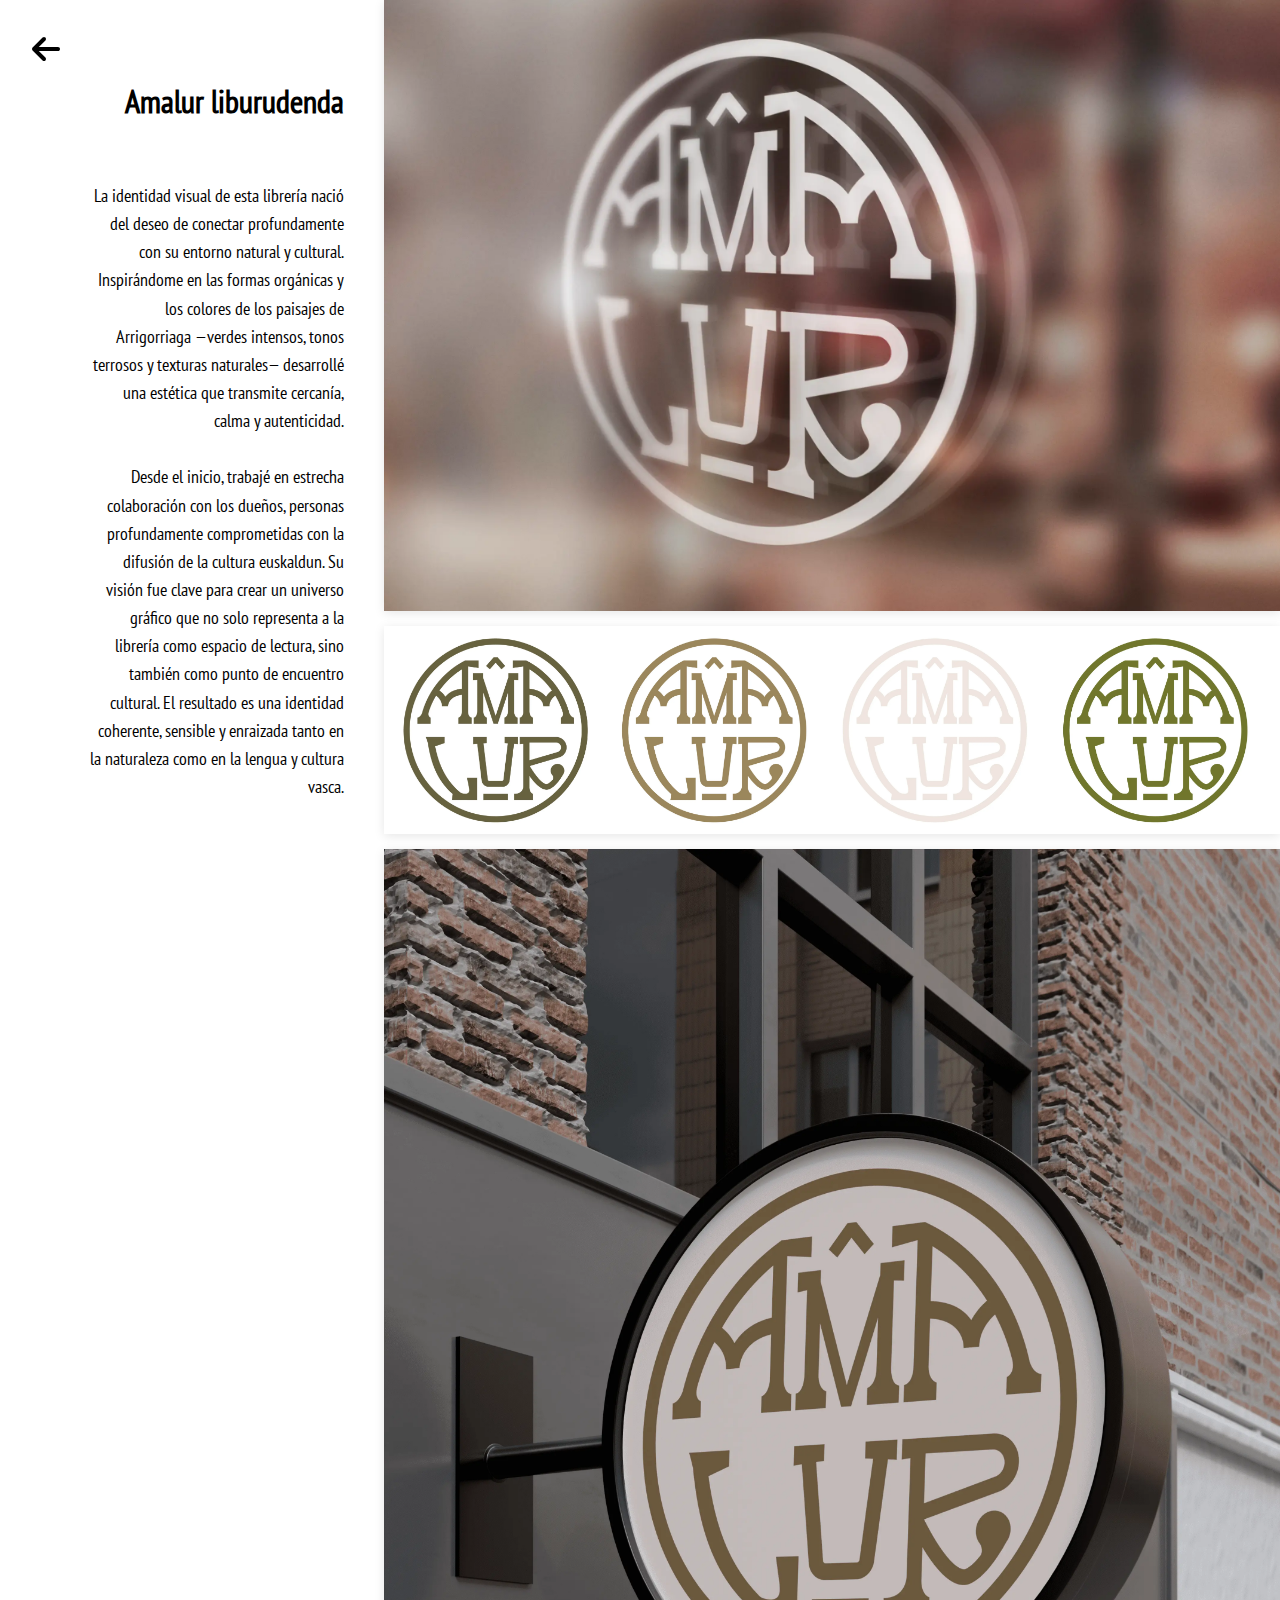
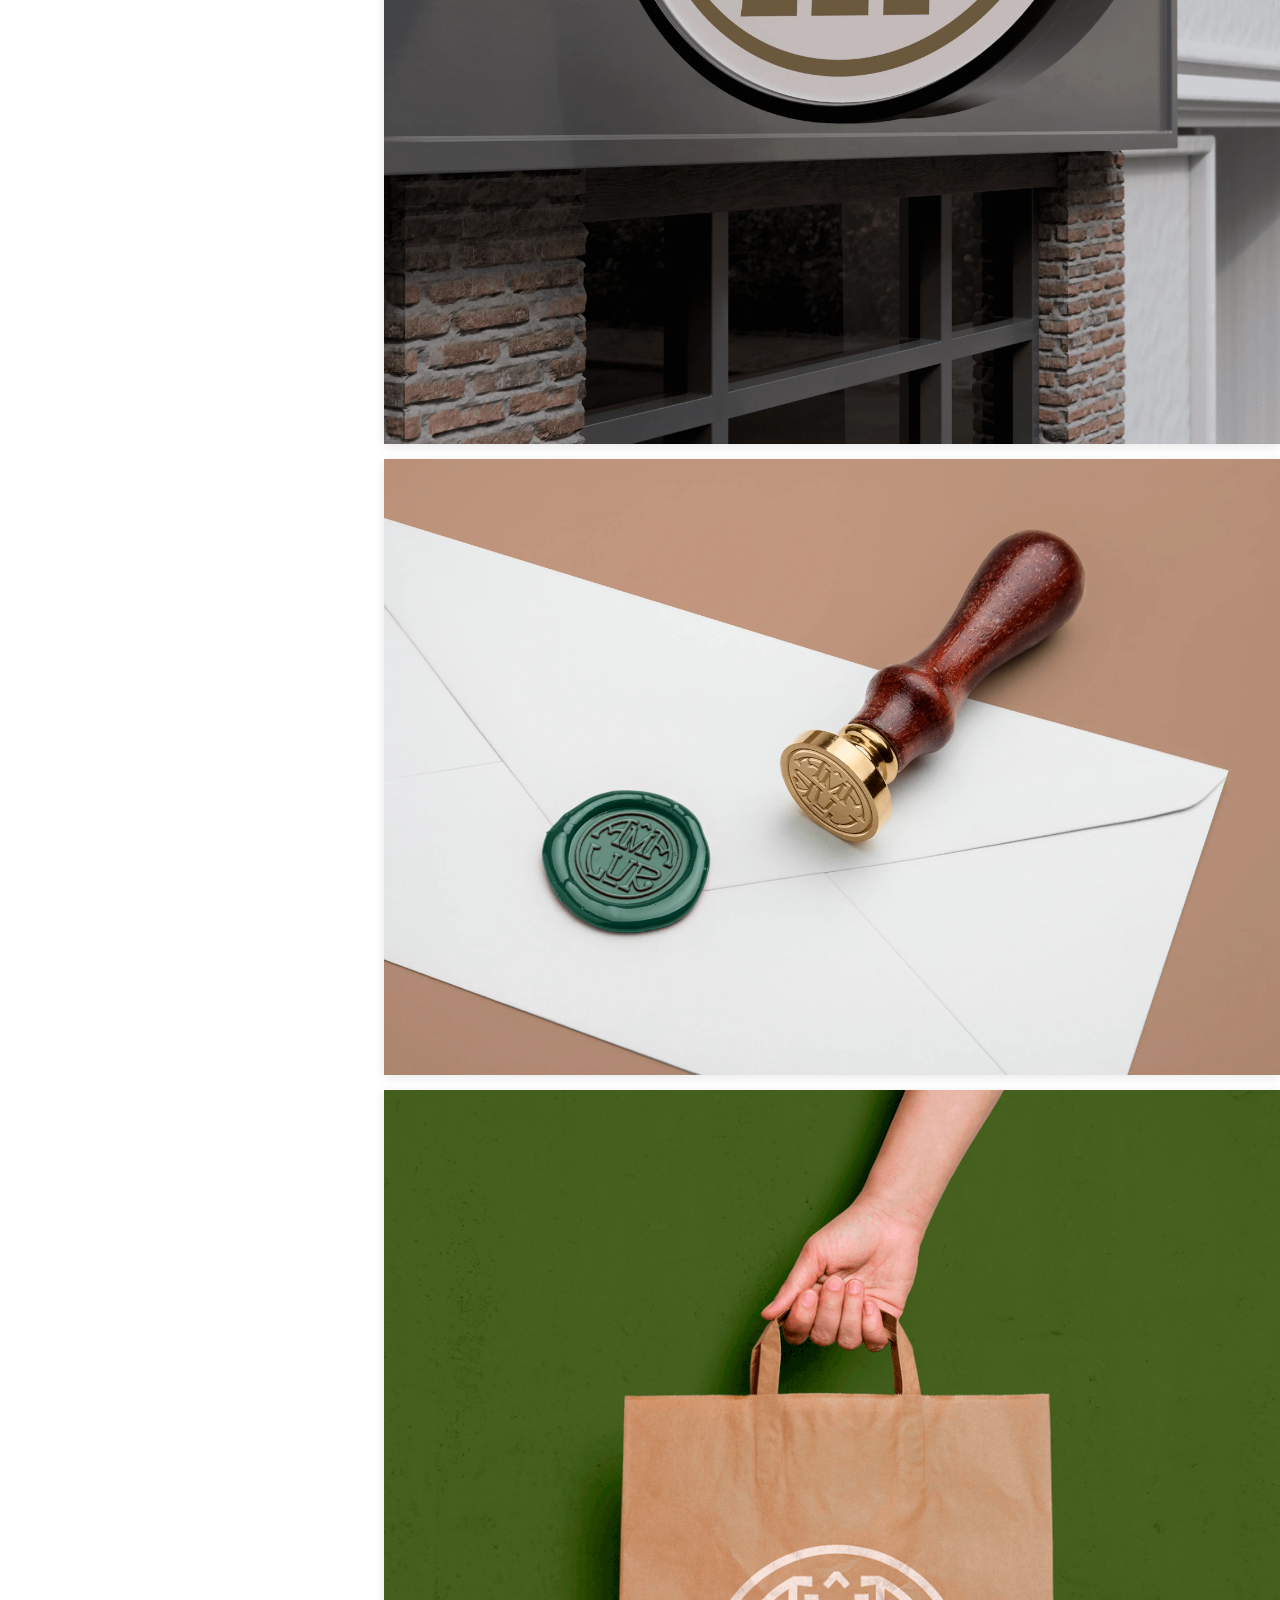
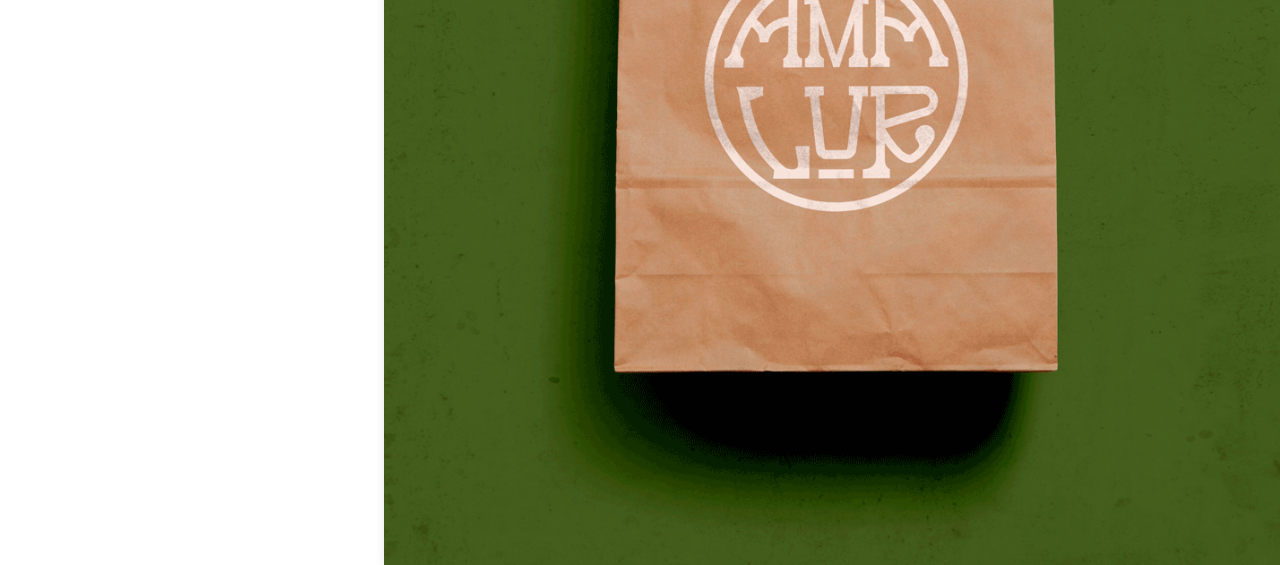
<file: amalur.html>
<!DOCTYPE html>
<html lang="es">

<head>
  <meta charset="UTF-8">
  <meta name="viewport" content="width=device-width, initial-scale=1.0">
  <meta name="robots" content="noindex, nofollow">
  <title>Amalur liburudenda</title>
  <link rel="stylesheet" href="styles.css">
  <!-- Font Awesome CDN (versión gratuita) -->
  <link rel="stylesheet" href="https://cdnjs.cloudflare.com/ajax/libs/font-awesome/6.5.0/css/all.min.css"
    integrity="sha512-..." crossorigin="anonymous" referrerpolicy="no-referrer" />

</head>

<body>


  <a href="index.html" class="back-arrow" aria-label="Volver al inicio">
    <i class="fas fa-arrow-left"></i>
  </a>


  <main class="project2-container">
    <div class="project2-title">
      <h1>Amalur liburudenda</h1>
      <p>
        La identidad visual de esta librería nació del deseo de conectar profundamente con su entorno natural y
        cultural. Inspirándome en las formas orgánicas y los colores de los paisajes de Arrigorriaga —verdes intensos,
        tonos terrosos y texturas naturales— desarrollé una estética que transmite cercanía, calma y autenticidad.
        <br><br>

        Desde el inicio, trabajé en estrecha colaboración con los dueños, personas profundamente comprometidas con la
        difusión de la cultura euskaldun. Su visión fue clave para crear un universo gráfico que no solo representa a la
        librería como espacio de lectura, sino también como punto de encuentro cultural. El resultado es una identidad
        coherente, sensible y enraizada tanto en la naturaleza como en la lengua y cultura vasca.
      </p>
    </div>
    <div class="project2-gallery">
      <img src="img/amalur1.webp" alt="Imagen 2 del Proyecto 1" class="lazy-img">
      <img src="img/amalur4.webp" alt="Imagen 3 del Proyecto 1" class="lazy-img">
      <img src="img/amalur2.webp" alt="Imagen 3 del Proyecto 1" class="lazy-img">
      <img src="img/amalur3.webp" alt="Imagen 3 del Proyecto 1" class="lazy-img">
      <img src="img/amalur.gif" alt="Imagen 3 del Proyecto 1" class="lazy-img">
    </div>
  </main>


</body>

</html>
</file>
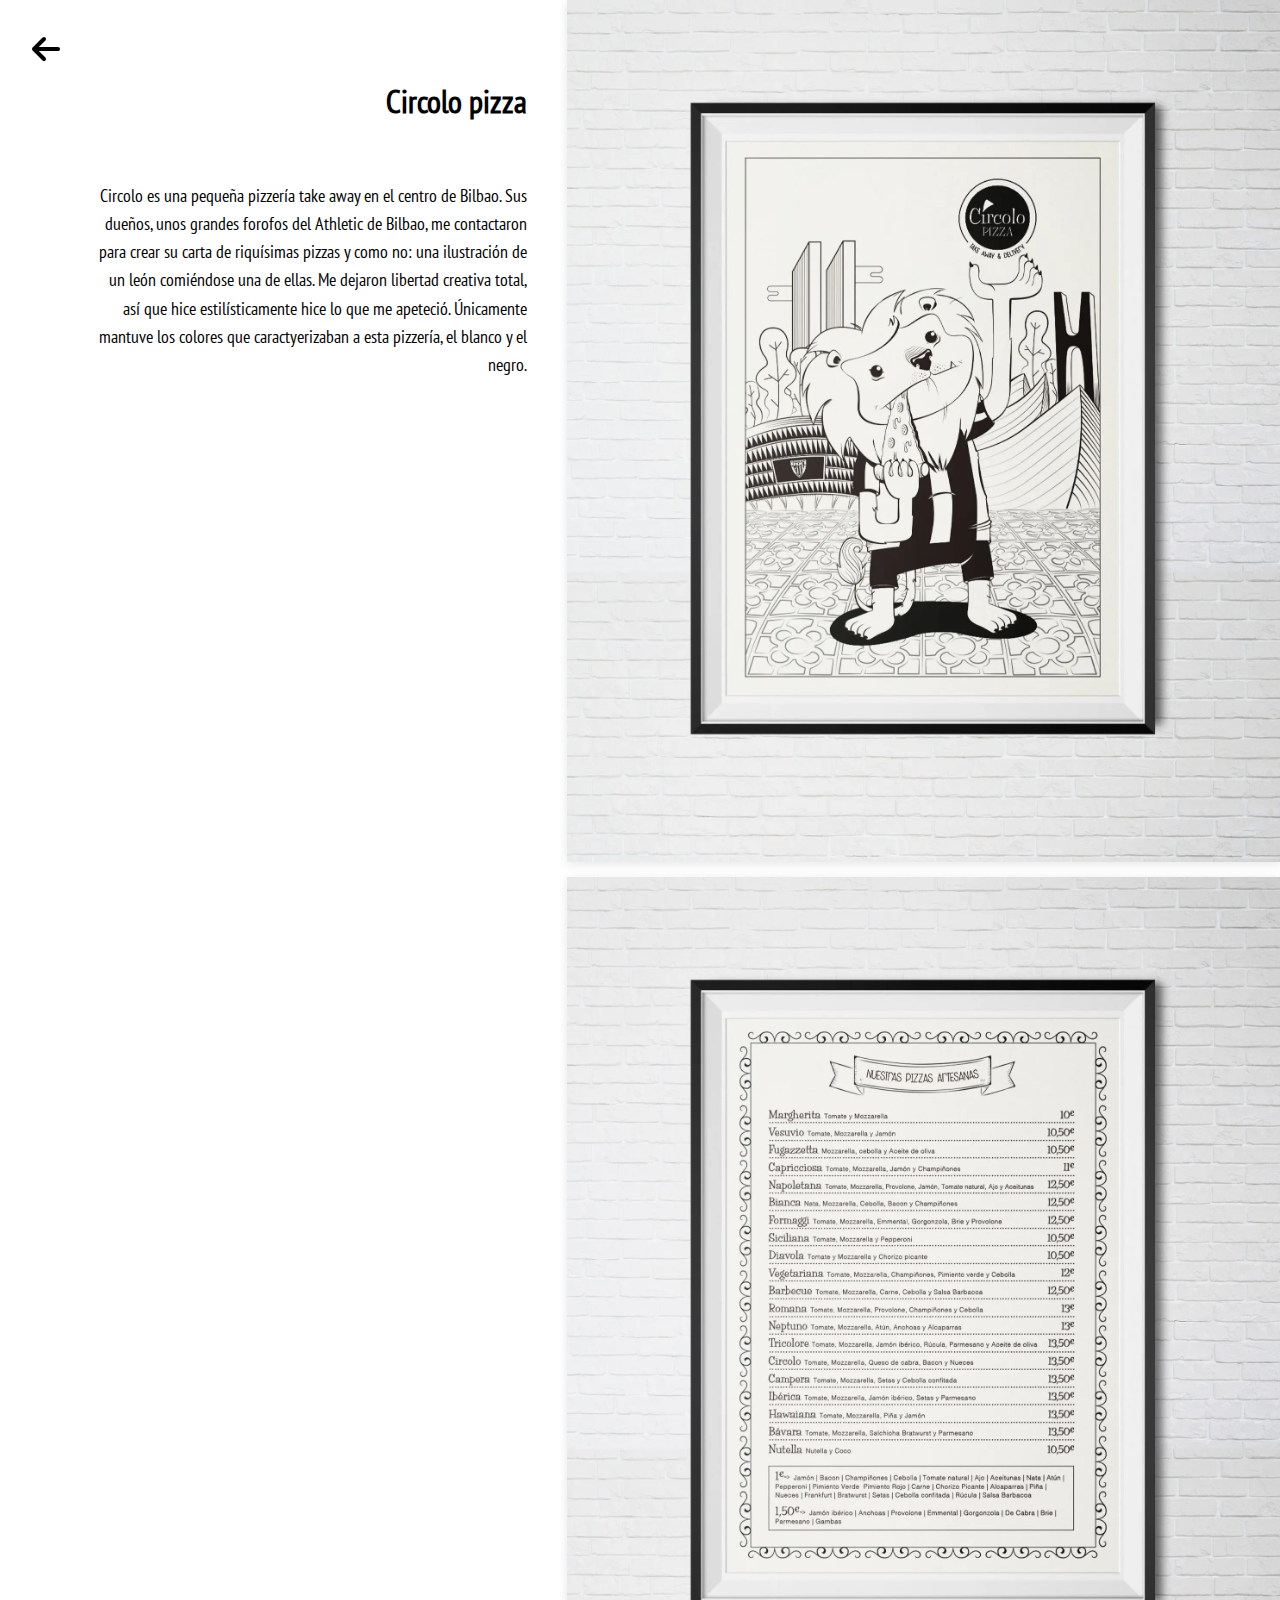
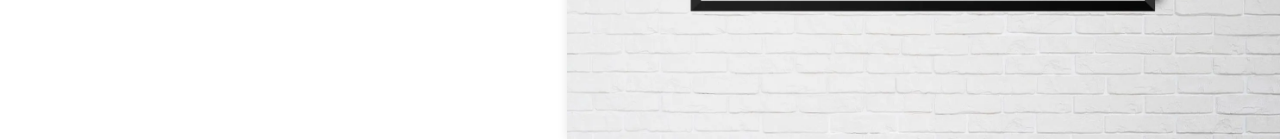
<file: circolo.html>
<!DOCTYPE html>
<html lang="es">

<head>
  <meta charset="UTF-8">
  <meta name="viewport" content="width=device-width, initial-scale=1.0">
  <meta name="robots" content="noindex, nofollow">
  <title>Circolo pizza</title>
  <link rel="stylesheet" href="styles.css">
  <!-- Font Awesome CDN (versión gratuita) -->
  <link rel="stylesheet" href="https://cdnjs.cloudflare.com/ajax/libs/font-awesome/6.5.0/css/all.min.css"
    crossorigin="anonymous" referrerpolicy="no-referrer" />

</head>

<body>


  <a href="index.html" class="back-arrow" aria-label="Volver al inicio">
    <i class="fas fa-arrow-left"></i>
  </a>


  <main class="project2-container">
    <div class="project2-title">
      <h1>Circolo pizza</h1>
      <p>
        Circolo es una pequeña pizzería take away en el centro de Bilbao. Sus dueños, unos grandes forofos del Athletic
        de Bilbao, me contactaron para crear su carta de riquísimas pizzas y como no: una ilustración de un león
        comiéndose una de ellas. Me dejaron libertad creativa total, así que hice estilísticamente hice lo que me
        apeteció. Únicamente mantuve los colores que caractyerizaban a esta pizzería, el blanco y el negro.
      </p>
    </div>
    <div class="project2-gallery">
      <img src="img/8.webp" alt="Imagen 2 del Proyecto 1" class="lazy-img">
      <img src="img/88.webp" alt="Imagen 3 del Proyecto 1" class="lazy-img">
    </div>
  </main>


</body>

</html>
</file>
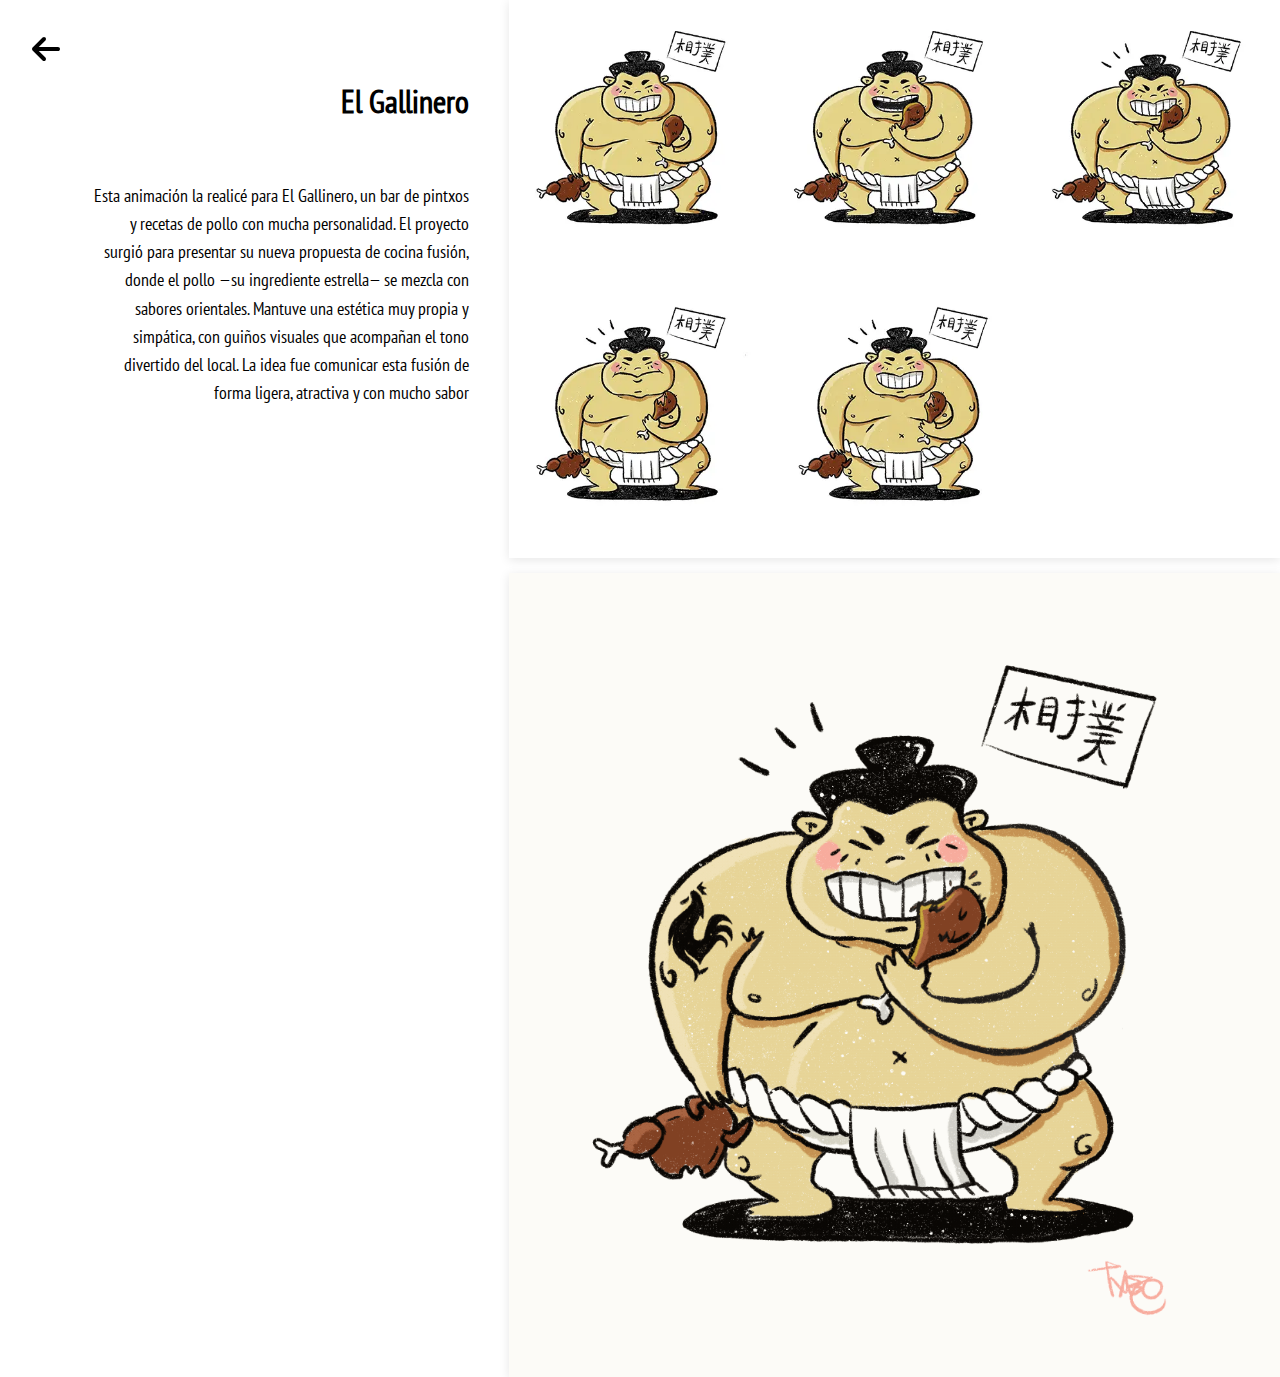
<file: elgallinero.html>
<!DOCTYPE html>
<html lang="es">
<head>
  <meta charset="UTF-8">
  <meta name="viewport" content="width=device-width, initial-scale=1.0">
  <meta name="robots" content="noindex, nofollow">
  <title>El Gallinero</title>
  <link rel="stylesheet" href="styles.css"> 
  <!-- Font Awesome CDN (versión gratuita) -->
<link rel="stylesheet" href="https://cdnjs.cloudflare.com/ajax/libs/font-awesome/6.5.0/css/all.min.css" integrity="sha512-..." crossorigin="anonymous" referrerpolicy="no-referrer" />

</head>

<body>


    <a href="index.html" class="back-arrow" aria-label="Volver al inicio">
  <i class="fas fa-arrow-left"></i>
</a>


  <main class="project2-container">
    <div class="project2-title">
    <h1>El Gallinero</h1>
    <p>
Esta animación la realicé para El Gallinero, un bar de pintxos y recetas de pollo con mucha personalidad. El proyecto surgió para presentar su nueva propuesta de cocina fusión, donde el pollo —su ingrediente estrella— se mezcla con sabores orientales.

Mantuve una estética muy propia y simpática, con guiños visuales que acompañan el tono divertido del local. La idea fue comunicar esta fusión de forma ligera, atractiva y con mucho sabor

    </p>
</div>
    <div class="project2-gallery">
      <img src="img/elgallinero1.webp" alt="Imagen 2 del Proyecto 1" class="lazy-img">
      <img src="img/elgallinero.gif" alt="Imagen 3 del Proyecto 1" class="lazy-img">
    </div>
  </main>


</body>
</html>
</file>
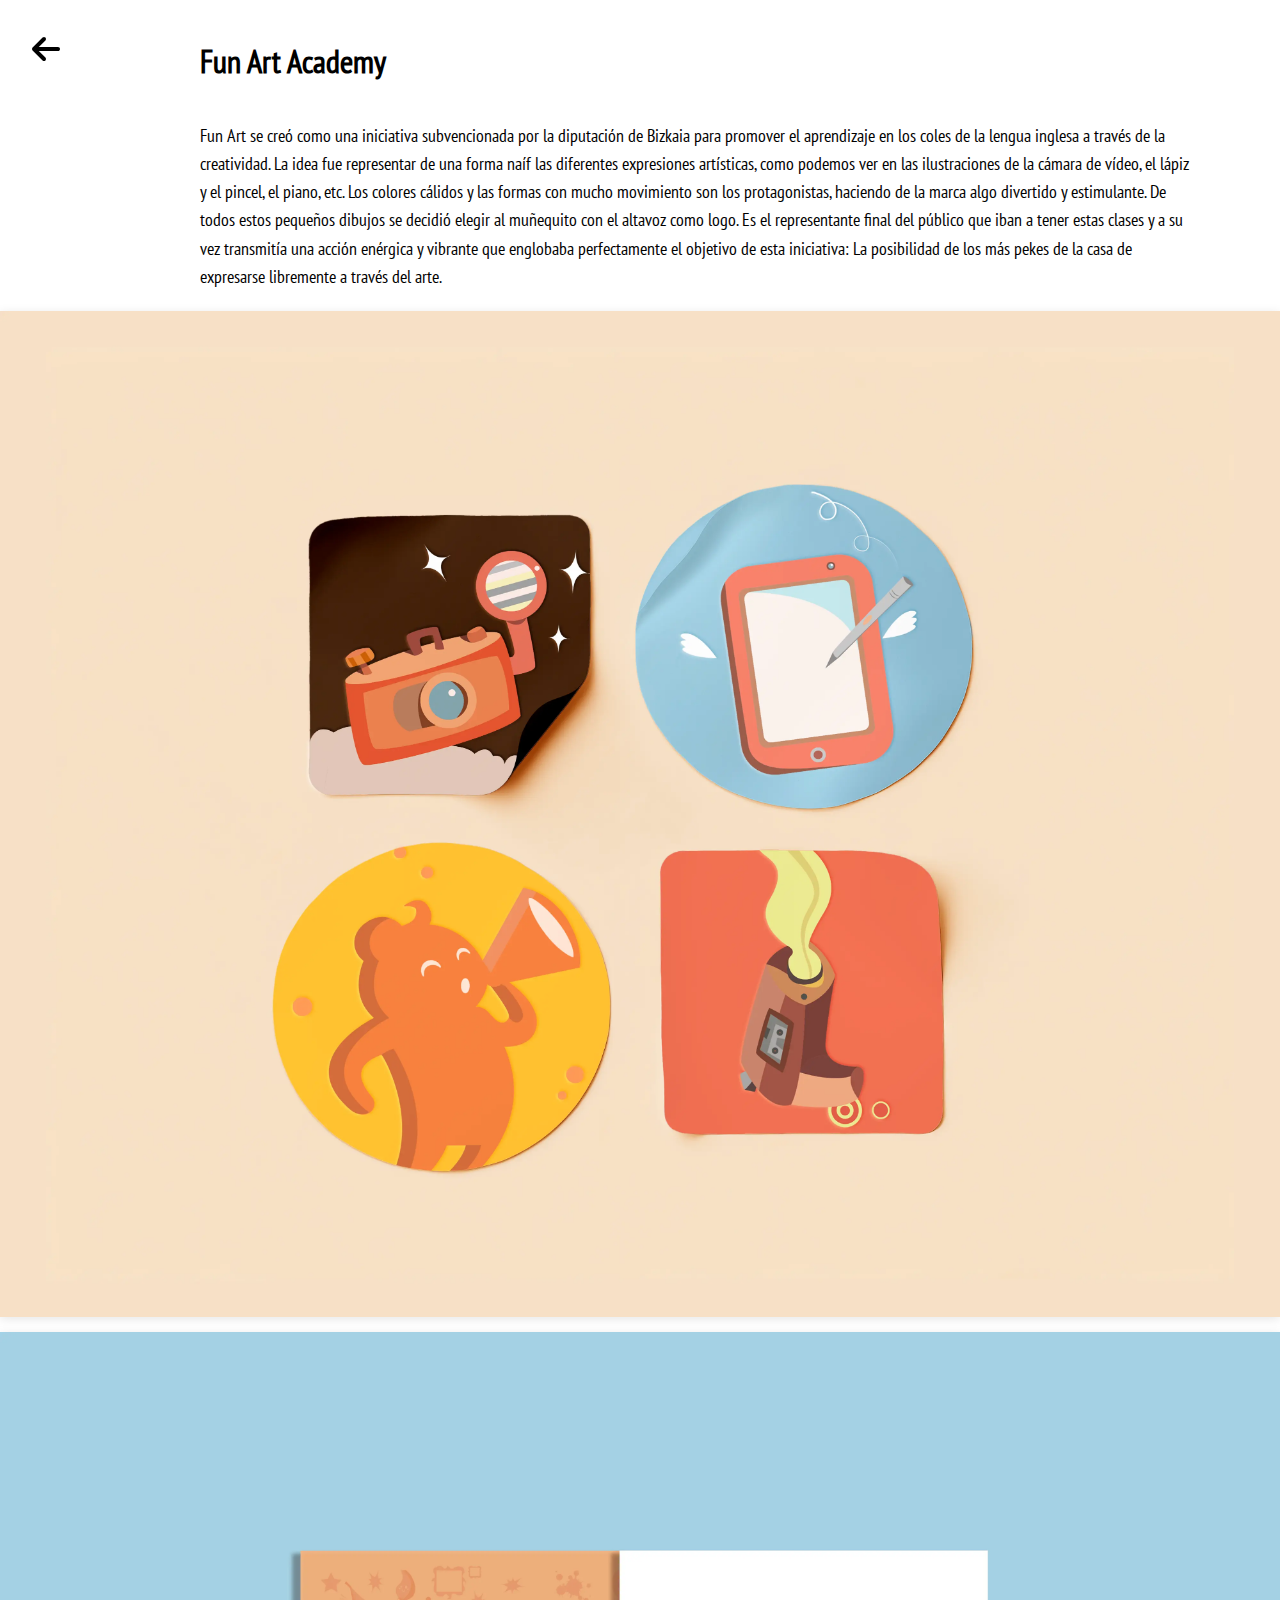
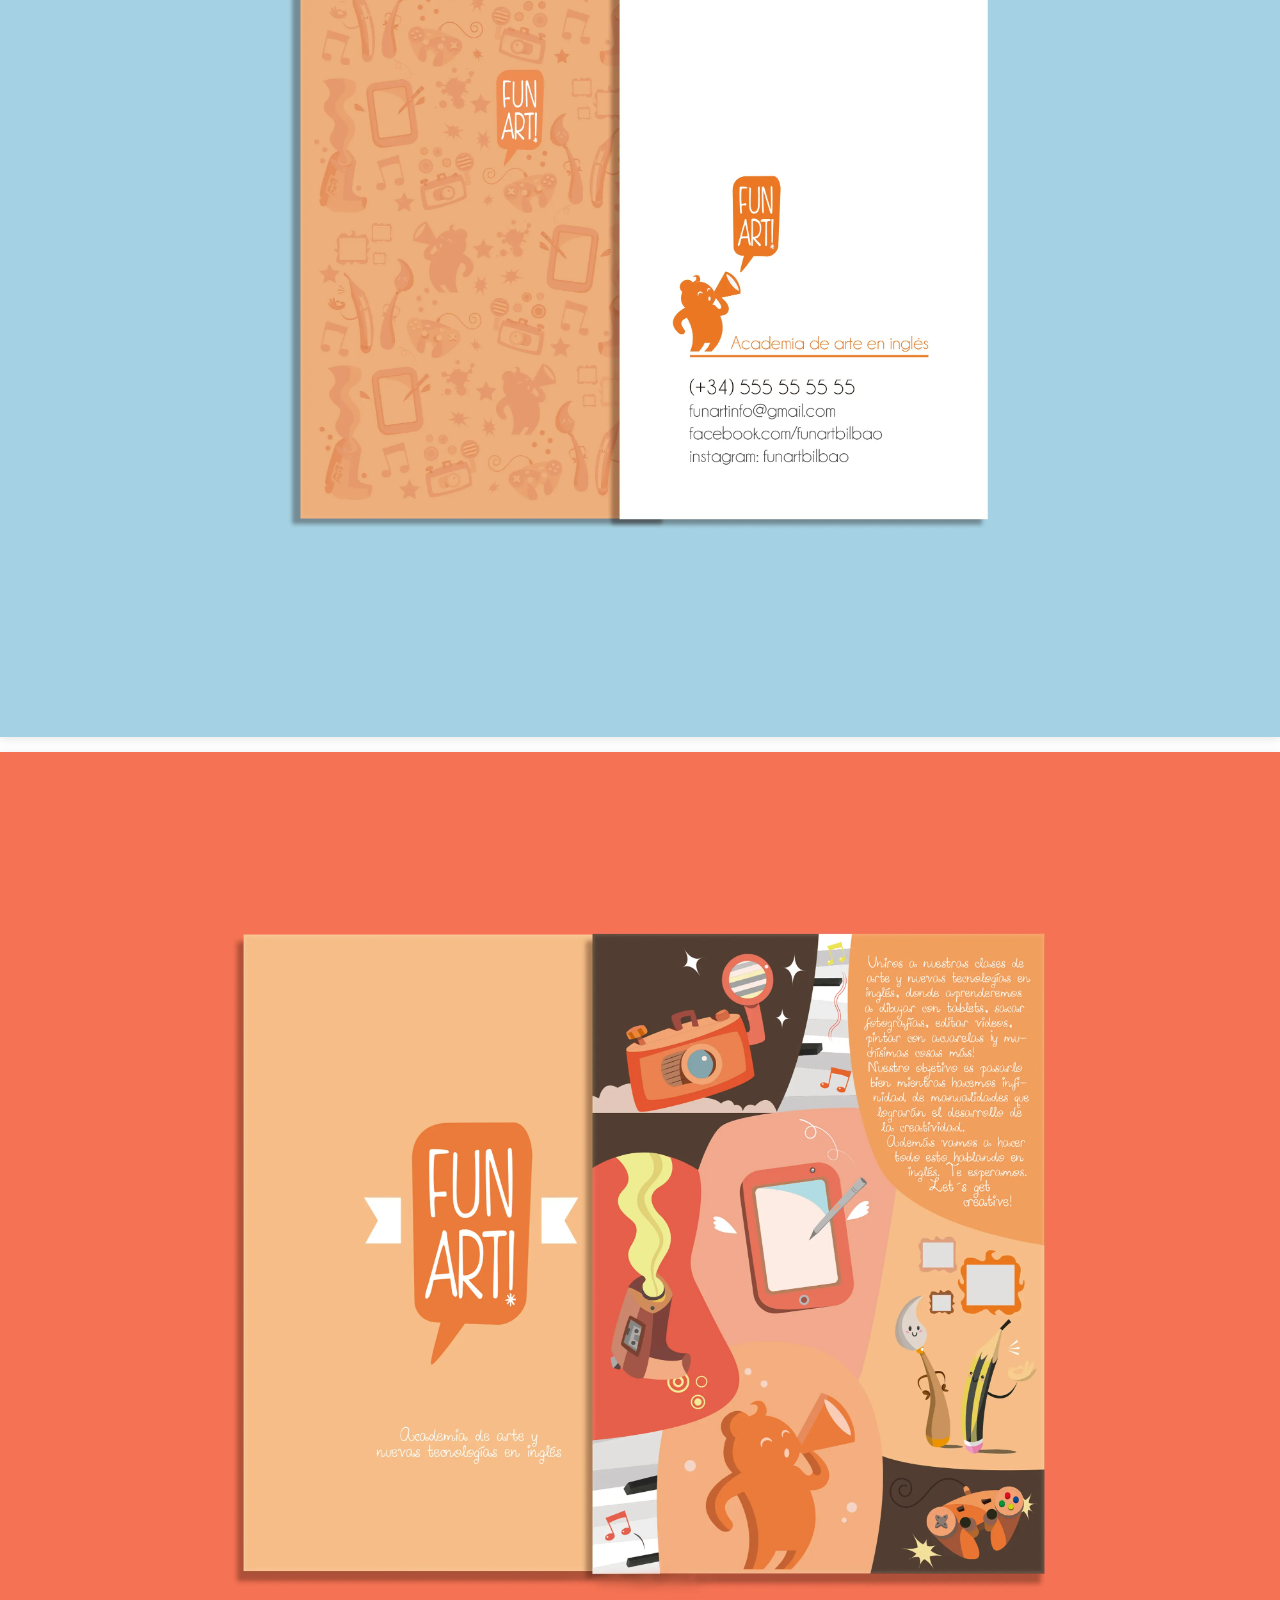
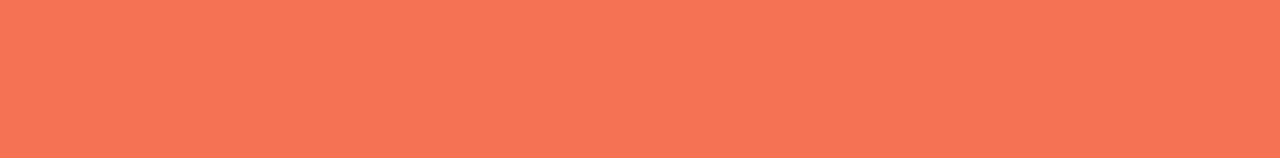
<file: funart.html>
<!DOCTYPE html>
<html lang="es">

<head>
  <meta charset="UTF-8">
  <meta name="viewport" content="width=device-width, initial-scale=1.0">
  <title>Fun Art Academy</title>
  <link rel="stylesheet" href="styles.css">
  <!-- Font Awesome CDN (versión gratuita) -->
  <link rel="stylesheet" href="https://cdnjs.cloudflare.com/ajax/libs/font-awesome/6.5.0/css/all.min.css"
    integrity="sha512-..." crossorigin="anonymous" referrerpolicy="no-referrer" />

</head>

<body>

  <a href="index.html" class="back-arrow" aria-label="Volver al inicio">
    <i class="fas fa-arrow-left"></i>
  </a>


  <main class="project-container">
    <h1>Fun Art Academy</h1>
    <p>
      Fun Art se creó como una iniciativa subvencionada por la diputación de Bizkaia para promover el aprendizaje en los
      coles de la lengua inglesa a través de la creatividad.
      La idea fue representar de una forma naíf las diferentes expresiones artísticas, como podemos ver en las
      ilustraciones de la cámara de vídeo, el lápiz y el pincel, el piano, etc.
      Los colores cálidos y las formas con mucho movimiento son los protagonistas, haciendo de la marca algo divertido y
      estimulante. De todos estos pequeños dibujos se decidió elegir al muñequito con el altavoz como logo.
      Es el representante final del público que iban a tener estas clases y a su vez transmitía una acción enérgica y
      vibrante que englobaba perfectamente el objetivo de esta iniciativa: La posibilidad de los más pekes de la casa de
      expresarse libremente a través del arte.
    </p>

    <div class="project-gallery">
      <img src="img/funart33.webp" alt="Imagen 1 del Proyecto 1" class="lazy-img">
      <img src="img/funart44.webp" alt="Imagen 2 del Proyecto 1" class="lazy-img">
      <img src="img/funart55.webp" alt="Imagen 3 del Proyecto 1" class="lazy-img">
    </div>
  </main>

</body>

</html>
</file>
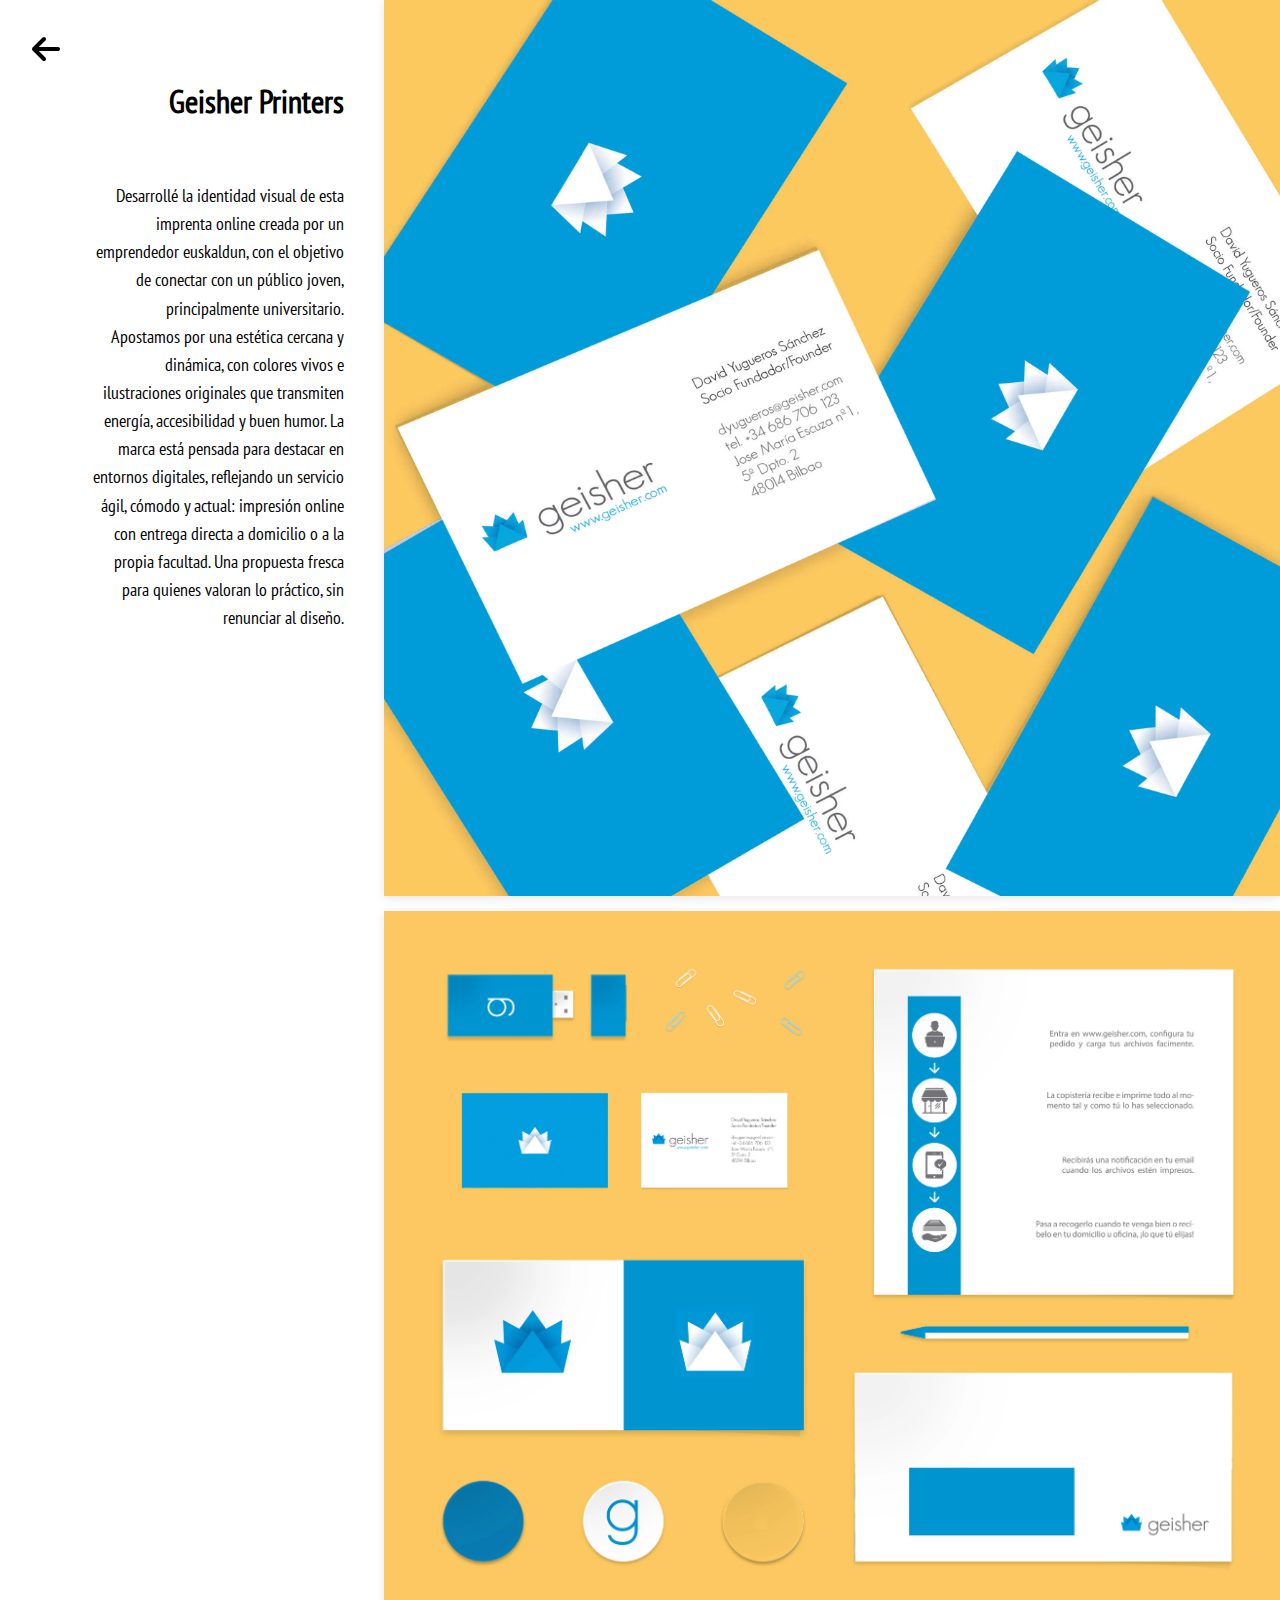
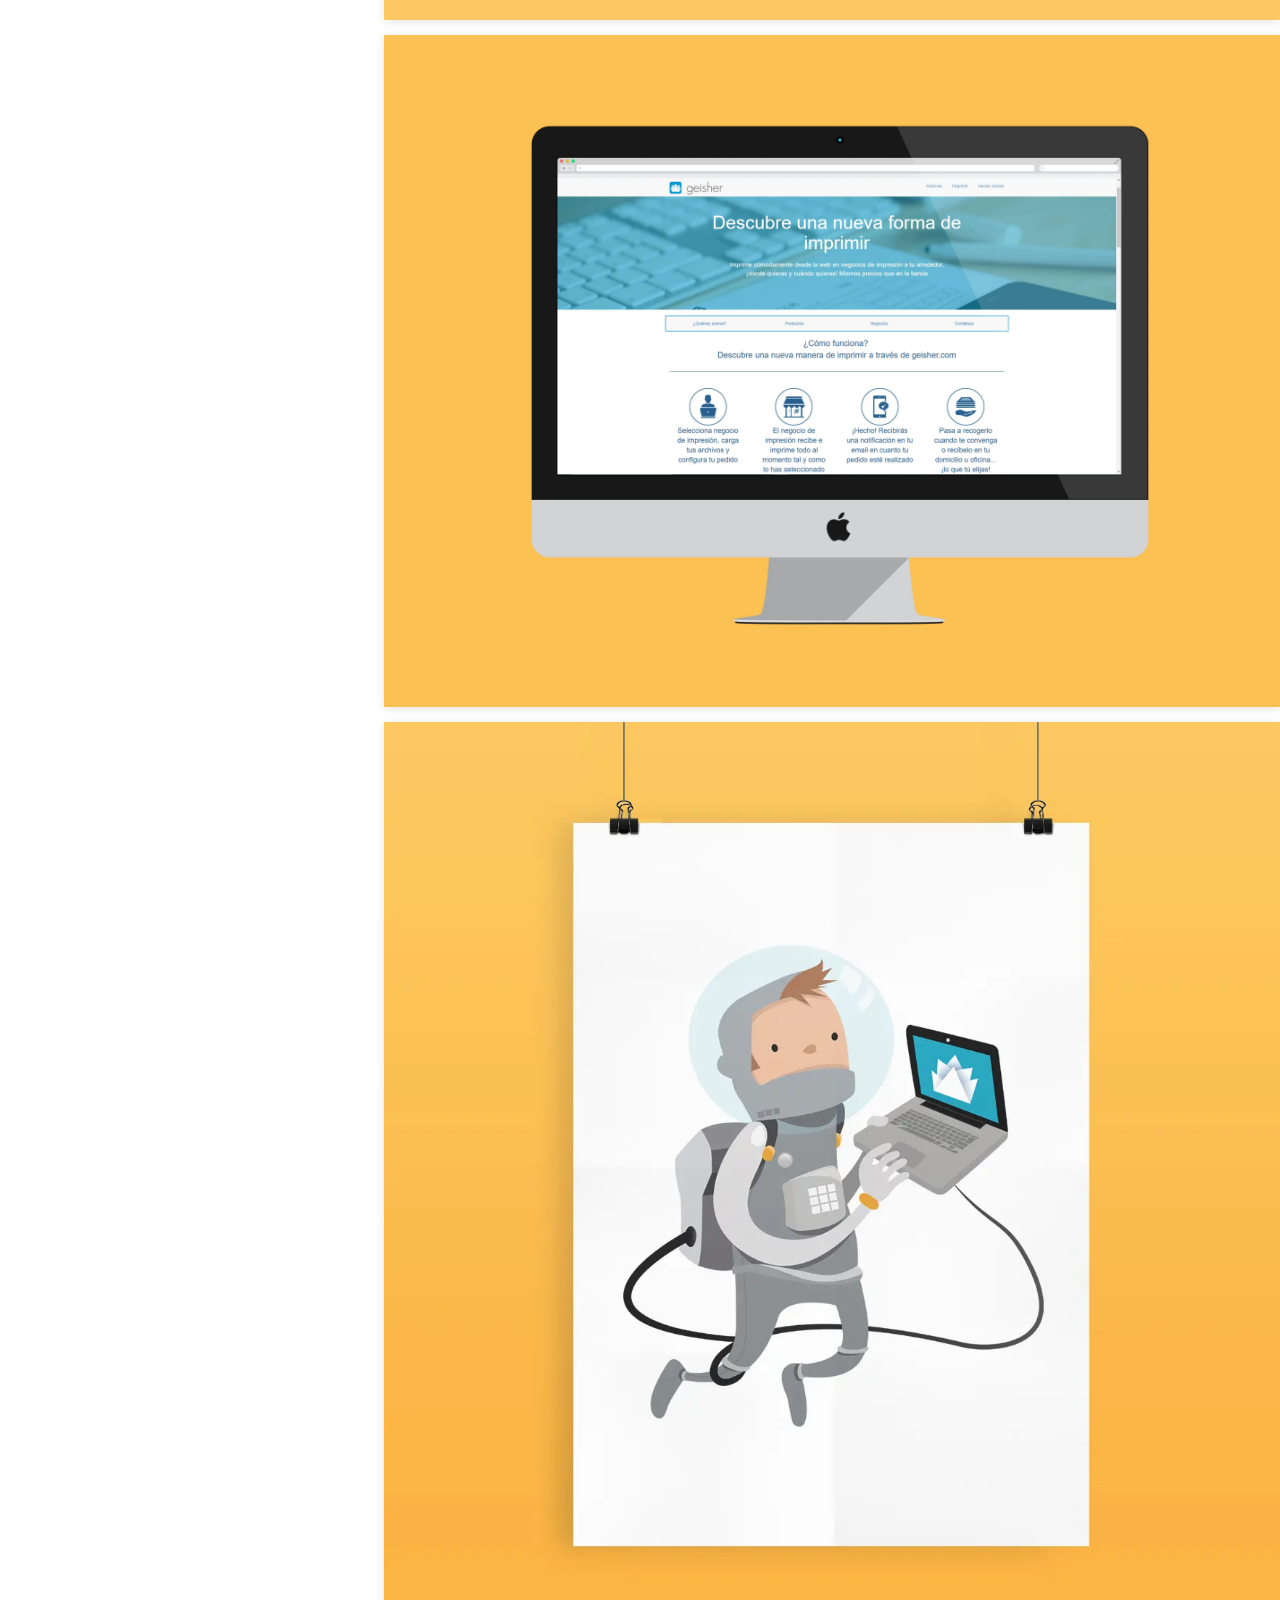
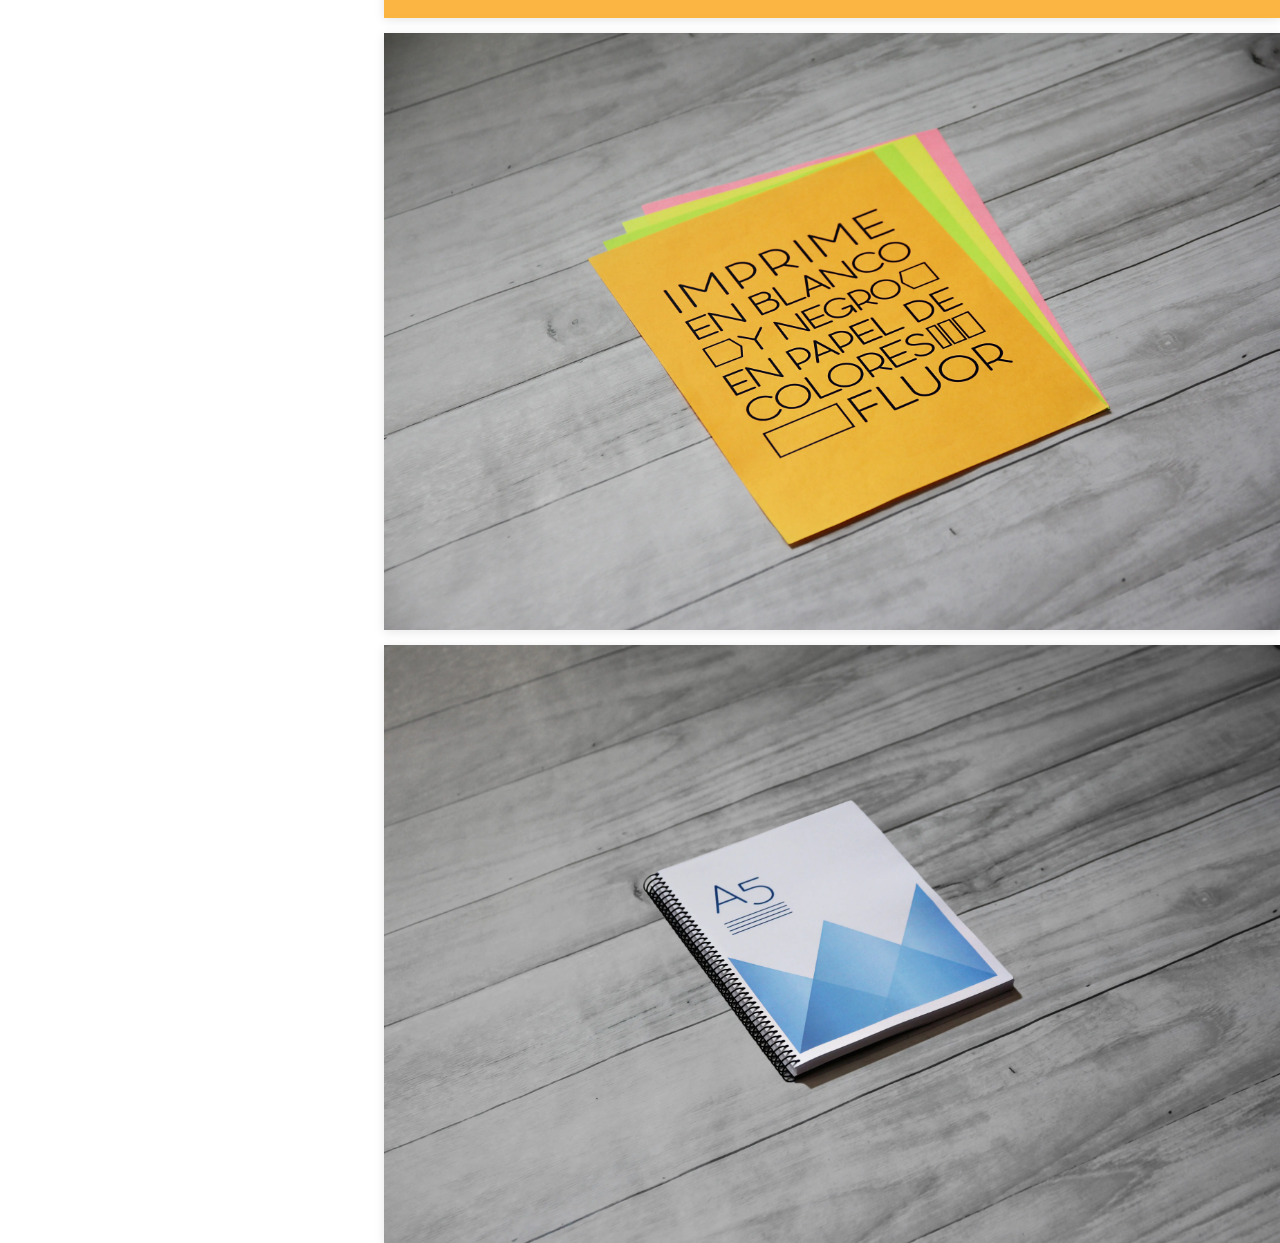
<file: geisherprinters.html>
<!DOCTYPE html>
<html lang="es">
<head>
  <meta charset="UTF-8">
  <meta name="viewport" content="width=device-width, initial-scale=1.0">
  <meta name="robots" content="noindex, nofollow">
  <title>Geisher Printers</title>
  <link rel="stylesheet" href="styles.css"> 
  <!-- Font Awesome CDN (versión gratuita) -->
<link rel="stylesheet" href="https://cdnjs.cloudflare.com/ajax/libs/font-awesome/6.5.0/css/all.min.css" integrity="sha512-..." crossorigin="anonymous" referrerpolicy="no-referrer" />

</head>

<body>


    <a href="index.html" class="back-arrow" aria-label="Volver al inicio">
  <i class="fas fa-arrow-left"></i>
</a>


  <main class="project2-container">
    <div class="project2-title">
    <h1>Geisher Printers</h1>
    <p>
      Desarrollé la identidad visual de esta imprenta online creada por un emprendedor euskaldun, con el objetivo de conectar con un público joven, principalmente universitario. <br>
      Apostamos por una estética cercana y dinámica, con colores vivos e ilustraciones originales que transmiten energía, accesibilidad y buen humor.

La marca está pensada para destacar en entornos digitales, reflejando un servicio ágil, cómodo y actual: impresión online con entrega directa a domicilio o a la propia facultad. Una propuesta fresca para quienes valoran lo práctico, sin renunciar al diseño.
 </p>
</div>
    <div class="project2-gallery">
      <img src="img/geisher1.webp" alt="Imagen 1 del Proyecto 1" class="lazy-img">
      <img src="img/geisher2.webp" alt="Imagen 3 del Proyecto 1" class="lazy-img">
      <img src="img/geisher3.webp" alt="Imagen 3 del Proyecto 1" class="lazy-img">
      <img src="img/geisher4.webp" alt="Imagen 3 del Proyecto 1" class="lazy-img">
      <img src="img/geisher5.webp" alt="Imagen 3 del Proyecto 1" class="lazy-img">
      <img src="img/geisher6.webp" alt="Imagen 3 del Proyecto 1" class="lazy-img">
    </div>
  </main>


</body>
</html>
</file>
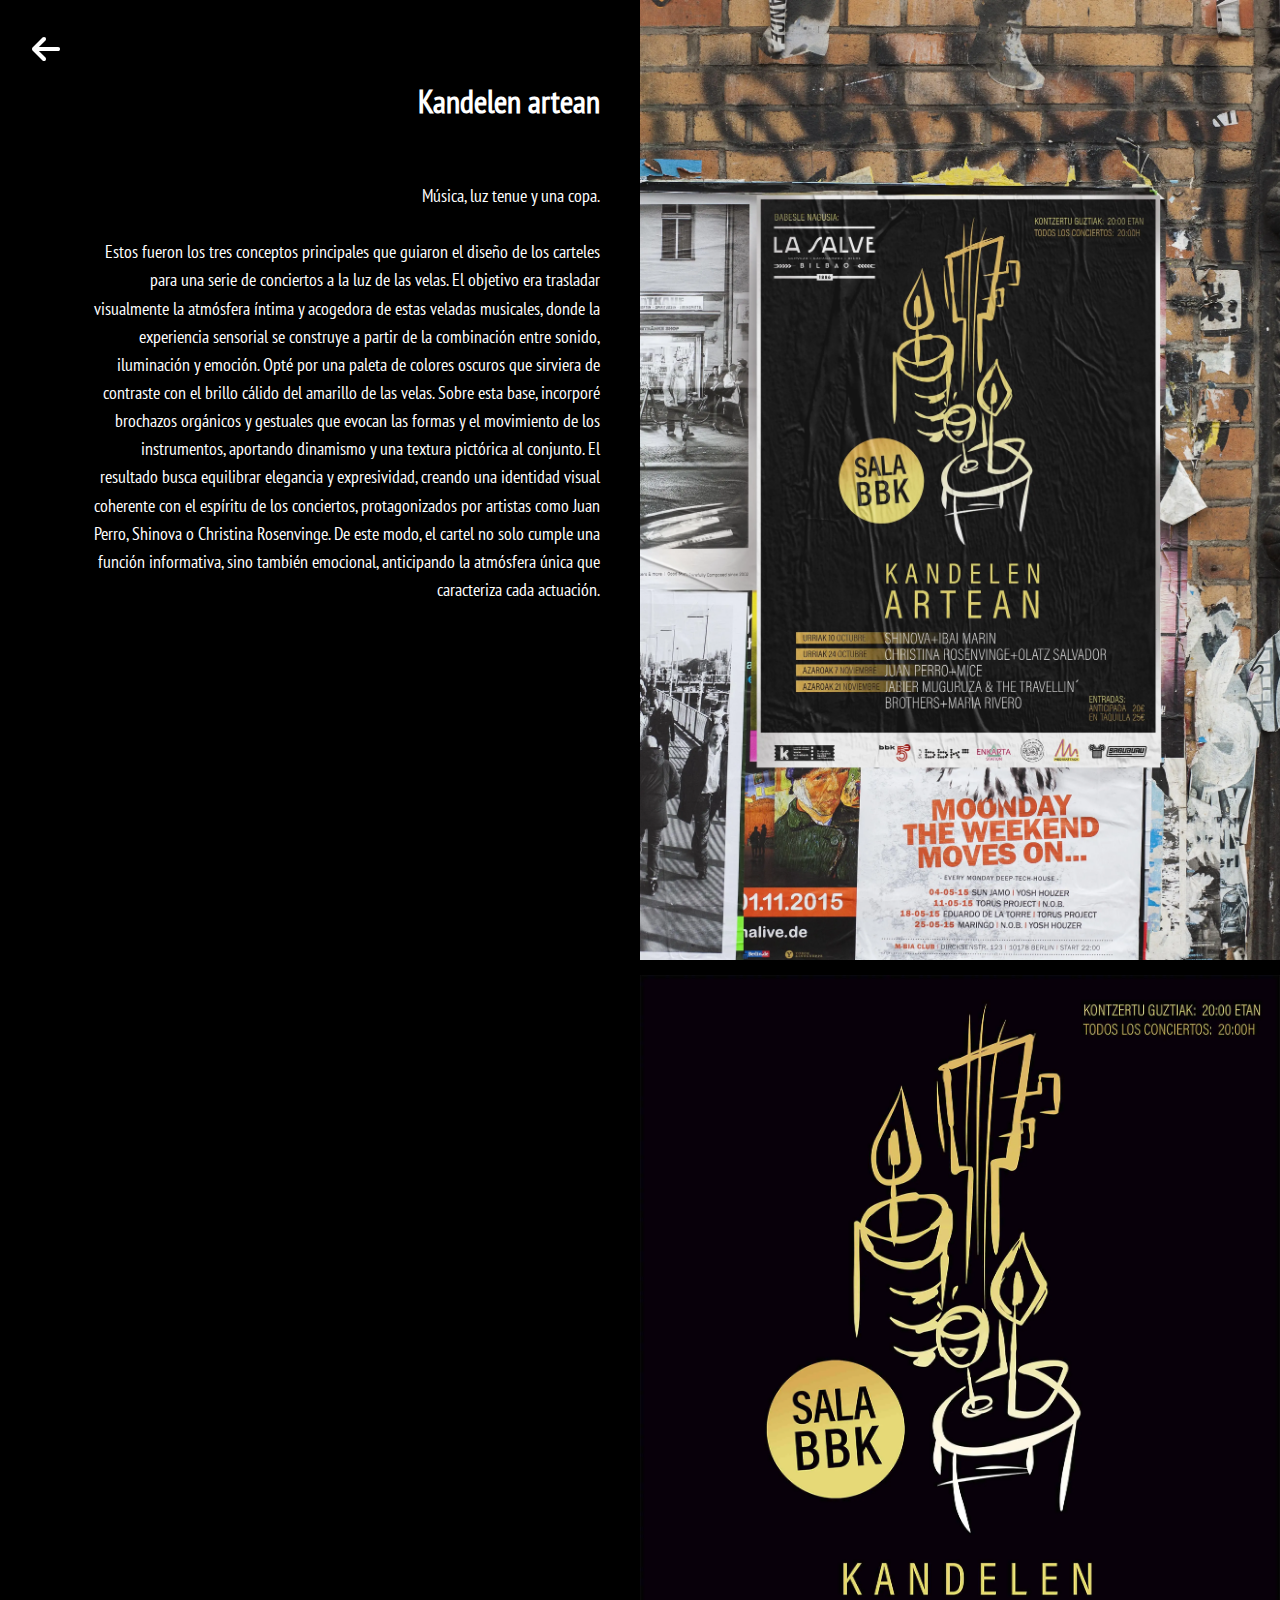
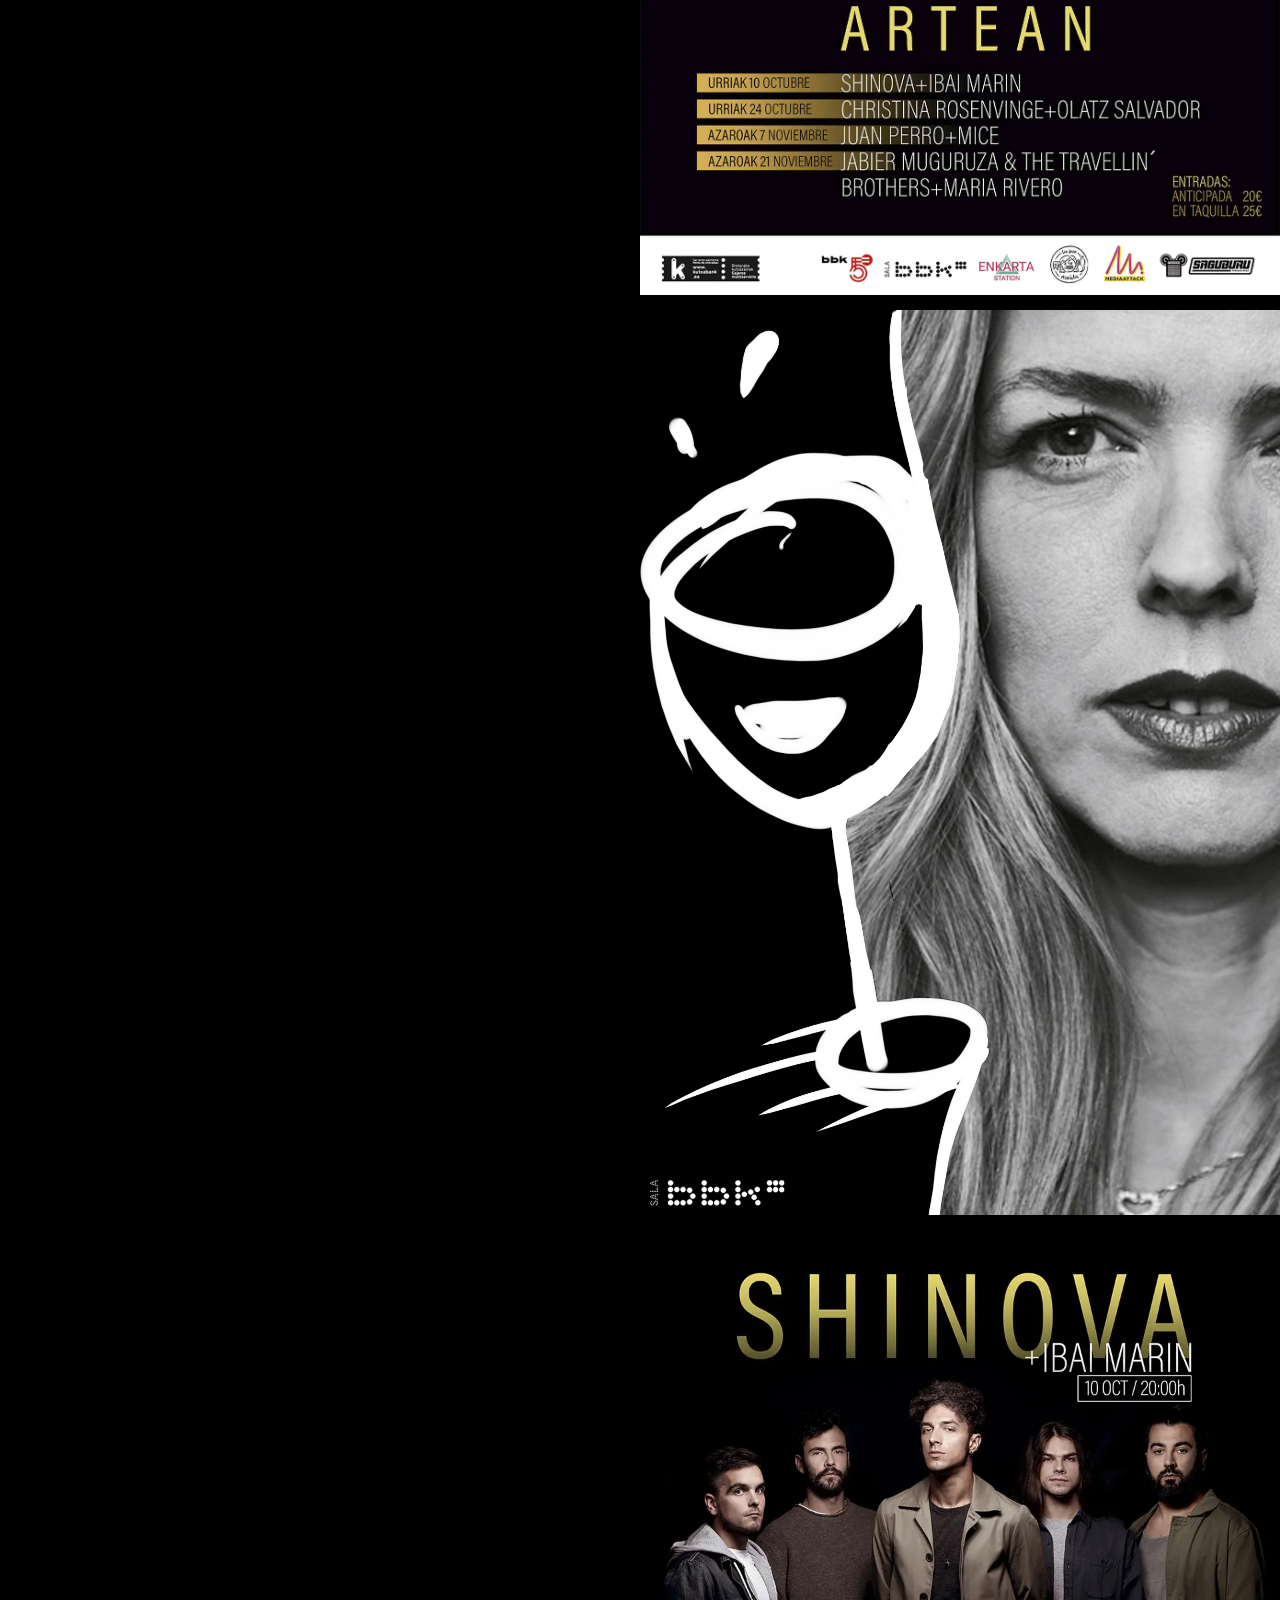
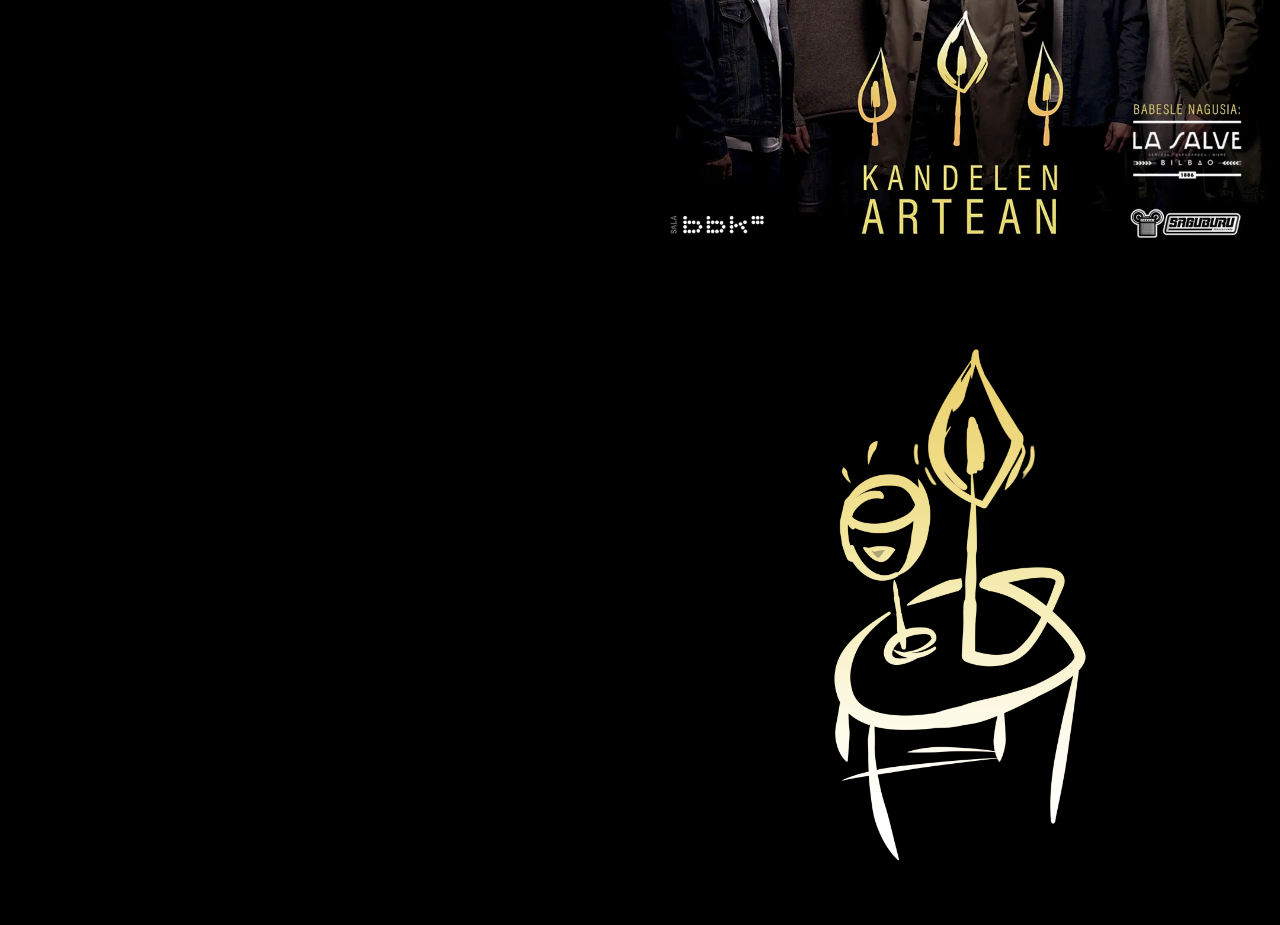
<file: kandelen.html>
<!DOCTYPE html>
<html lang="es">

<head>
  <meta charset="UTF-8">
  <meta name="viewport" content="width=device-width, initial-scale=1.0">
  <meta name="robots" content="noindex, nofollow">
  <title>Kandelen artean</title>
  <link rel="stylesheet" href="styles.css">
  <!-- Font Awesome CDN (versión gratuita) -->
  <link rel="stylesheet" href="https://cdnjs.cloudflare.com/ajax/libs/font-awesome/6.5.0/css/all.min.css"
    integrity="sha512-..." crossorigin="anonymous" referrerpolicy="no-referrer" />
</head>

<body style="background-color: black; color: white;">

  <a href="index.html" class="back-arrow" aria-label="Volver al inicio" style="color: white;">
    <i class="fas fa-arrow-left"></i>
  </a>

  <main class="project2-container">
    <div class="project2-title">
      <h1 style="color: white;">Kandelen artean</h1>
      <p style="color: white;">
        Música, luz tenue y una copa. <br>
        <br>
        Estos fueron los tres conceptos principales que guiaron el diseño de los carteles para una serie de conciertos a
        la luz de las velas. El objetivo era trasladar visualmente la atmósfera íntima y acogedora de estas veladas
        musicales, donde la experiencia sensorial se construye a partir de la combinación entre sonido, iluminación y
        emoción.

        Opté por una paleta de colores oscuros que sirviera de contraste con el brillo cálido del amarillo de las velas.
        Sobre esta base, incorporé brochazos orgánicos y gestuales que evocan las formas y el movimiento de los
        instrumentos, aportando dinamismo y una textura pictórica al conjunto.

        El resultado busca equilibrar elegancia y expresividad, creando una identidad visual coherente con el espíritu
        de los conciertos, protagonizados por artistas como Juan Perro, Shinova o Christina Rosenvinge. De este modo, el
        cartel no solo cumple una función informativa, sino también emocional, anticipando la atmósfera única que
        caracteriza cada actuación.
      </p>
    </div>
    <div class="project2-gallery" style="max-width: 50%;">
      <img src="img/kandelen-mockup.webp" alt="Imagen 2 del Proyecto 1" class="lazy-img">
      <img src="img/kandelen4.webp" alt="Imagen 3 del Proyecto 1" class="lazy-img">
      <img src="img/kandelen5.webp" alt="Imagen 3 del Proyecto 1" class="lazy-img">
      <img src="img/kandelen2.webp" alt="Imagen 3 del Proyecto 1" class="lazy-img">
      <img src="img/kandelen-gif.gif" alt="Imagen 3 del Proyecto 1" class="lazy-img">
    </div>
  </main>

</body>

</html>
</file>
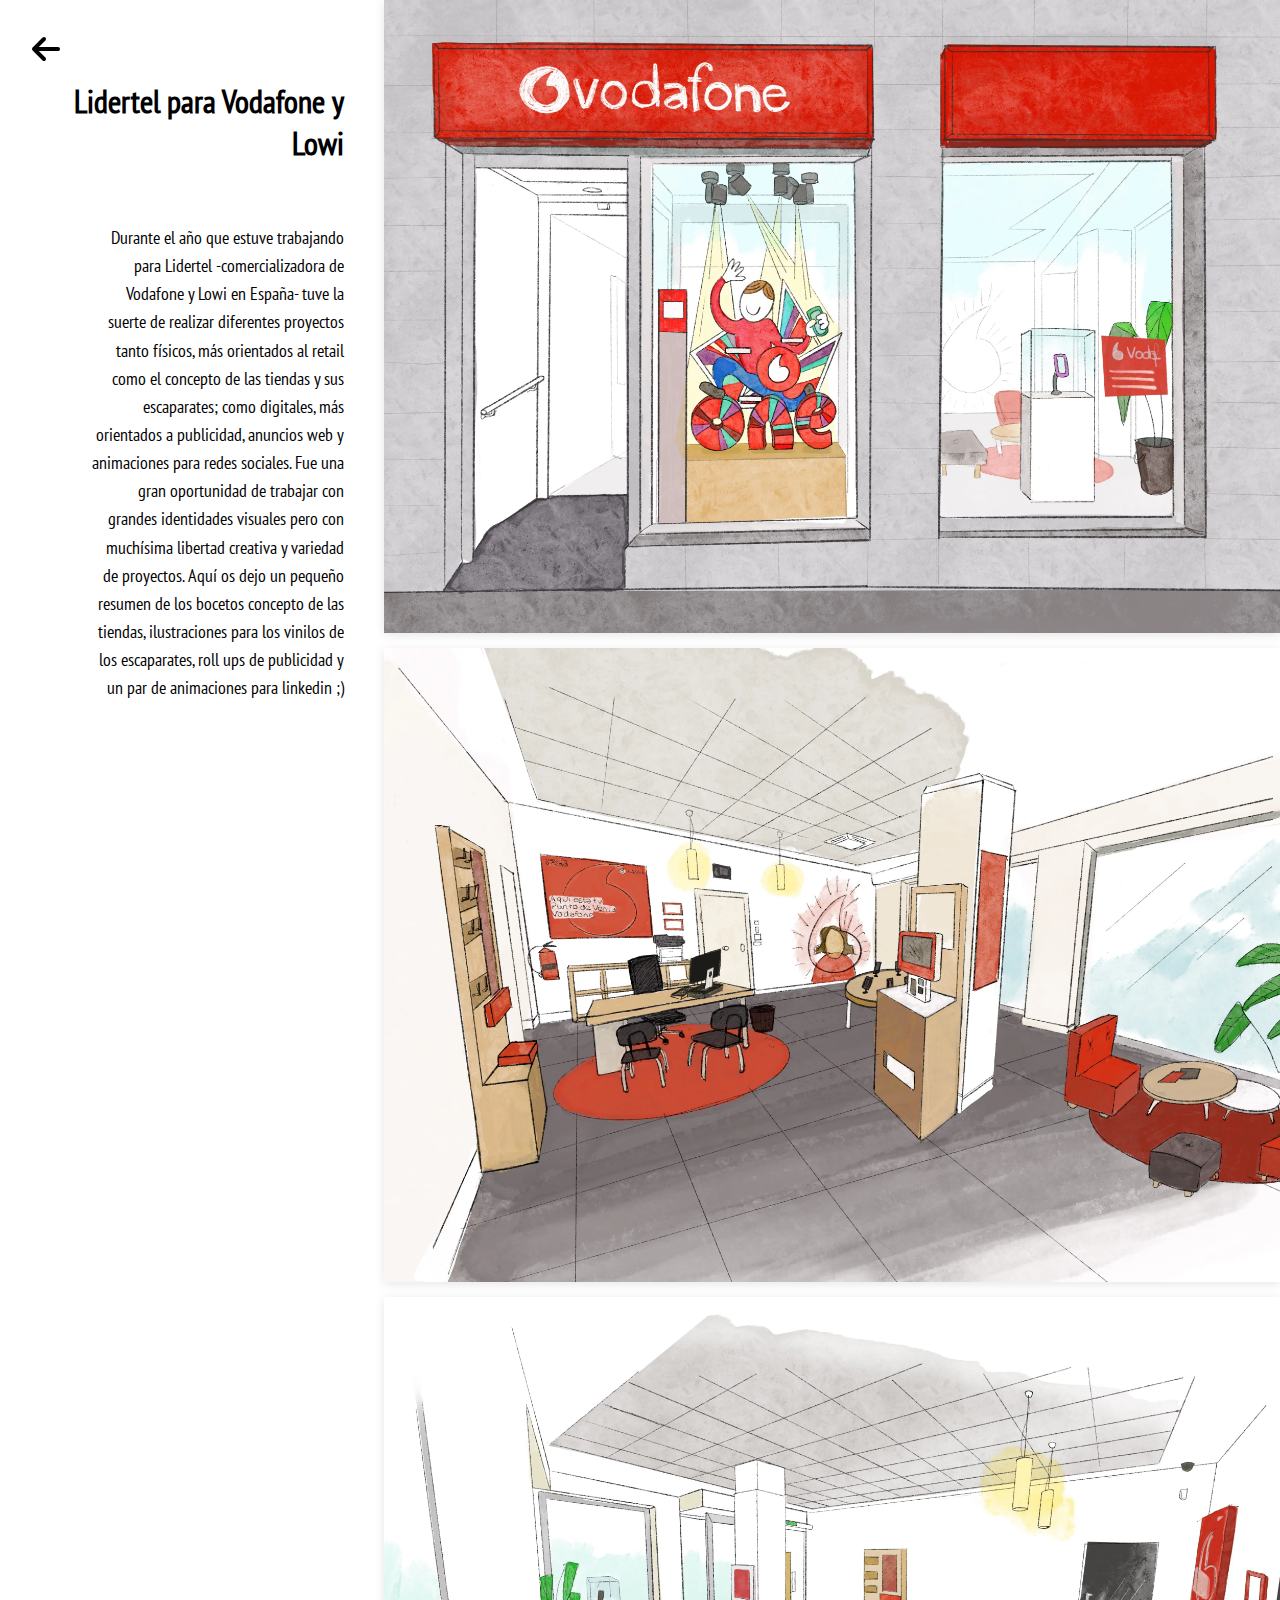
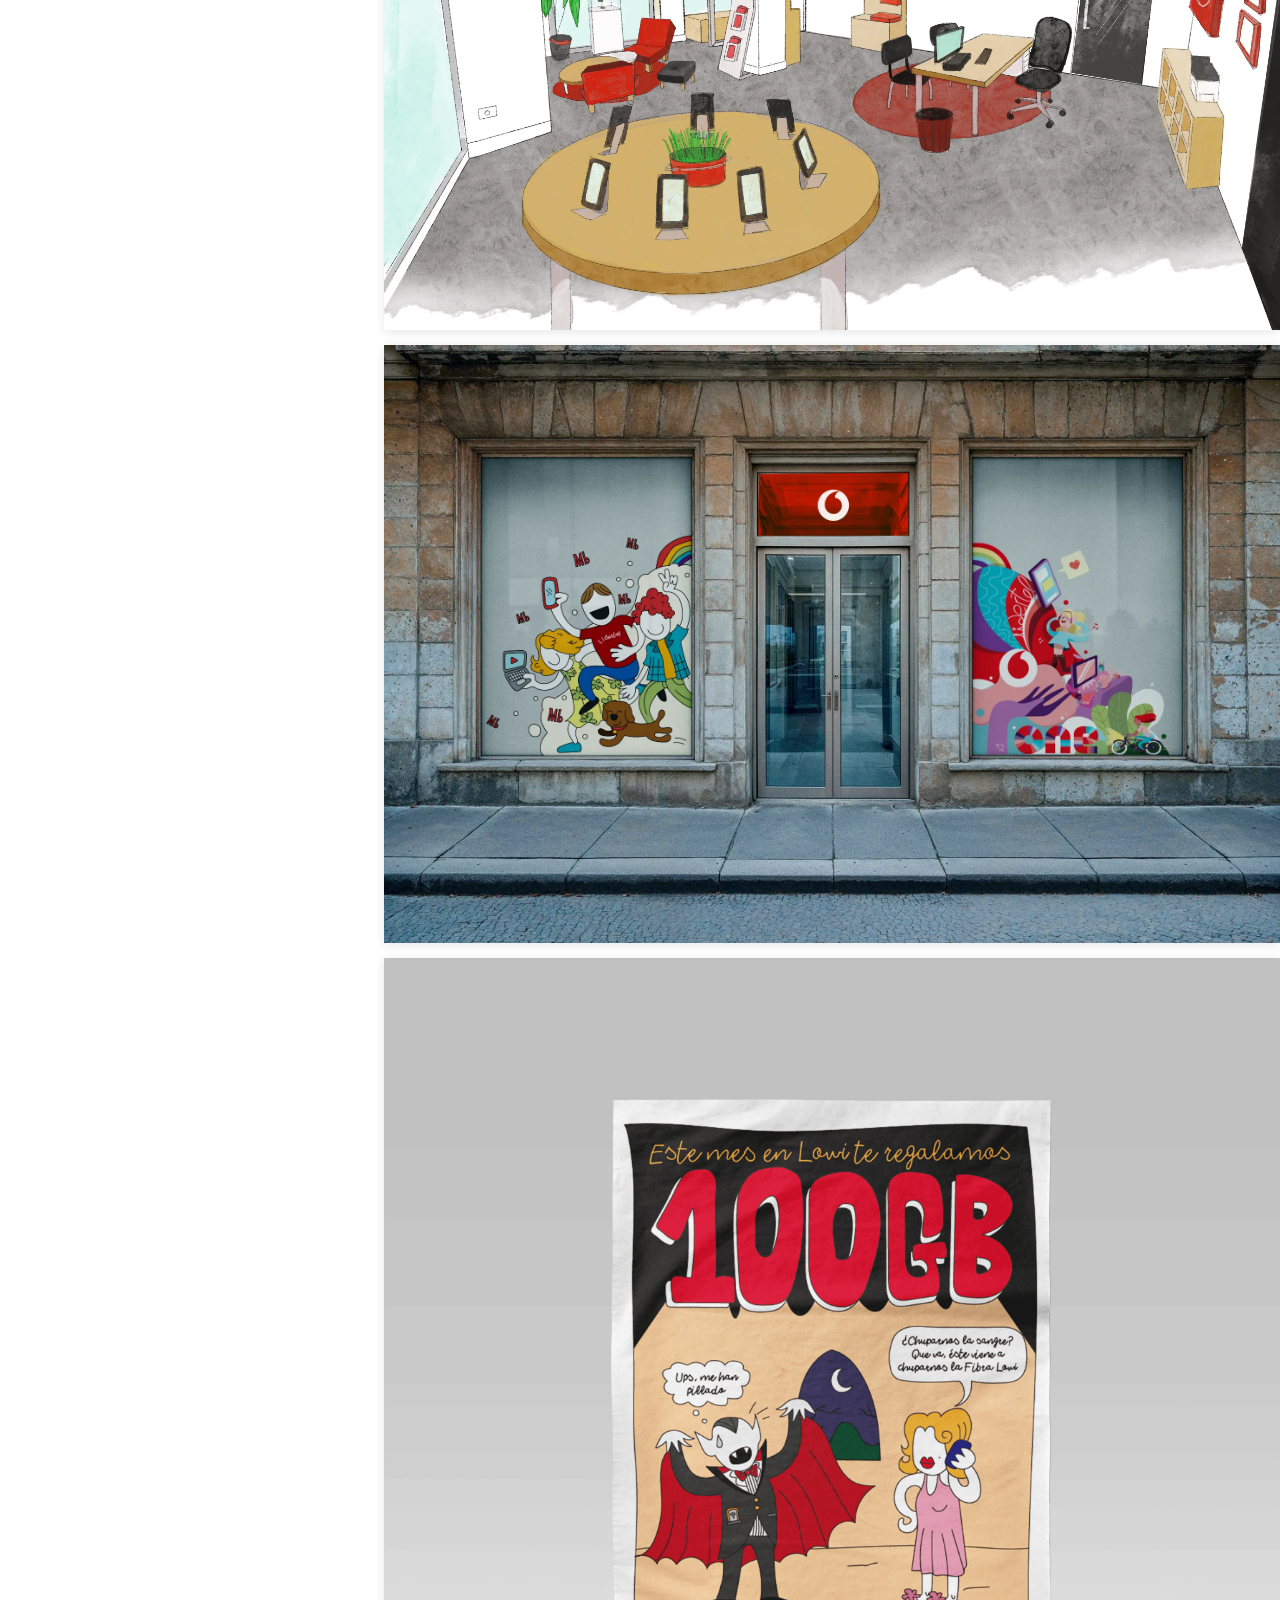
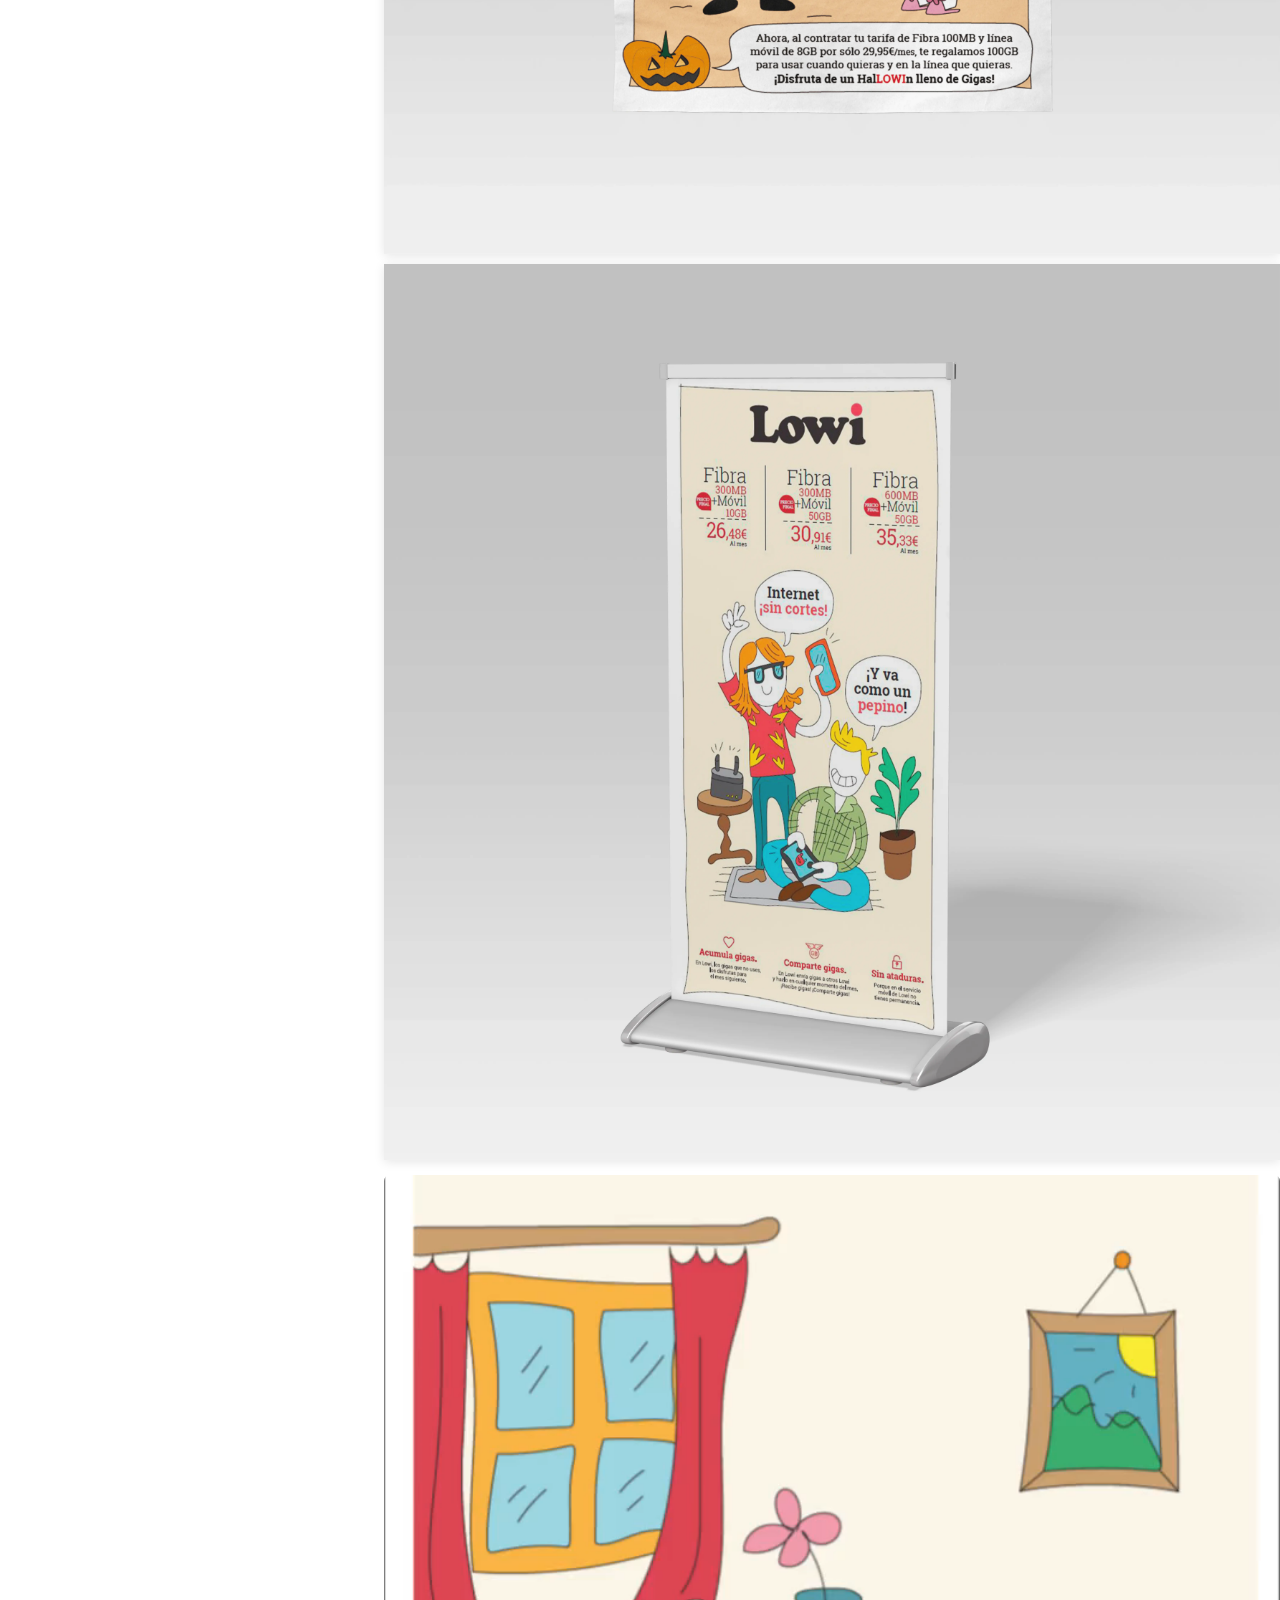
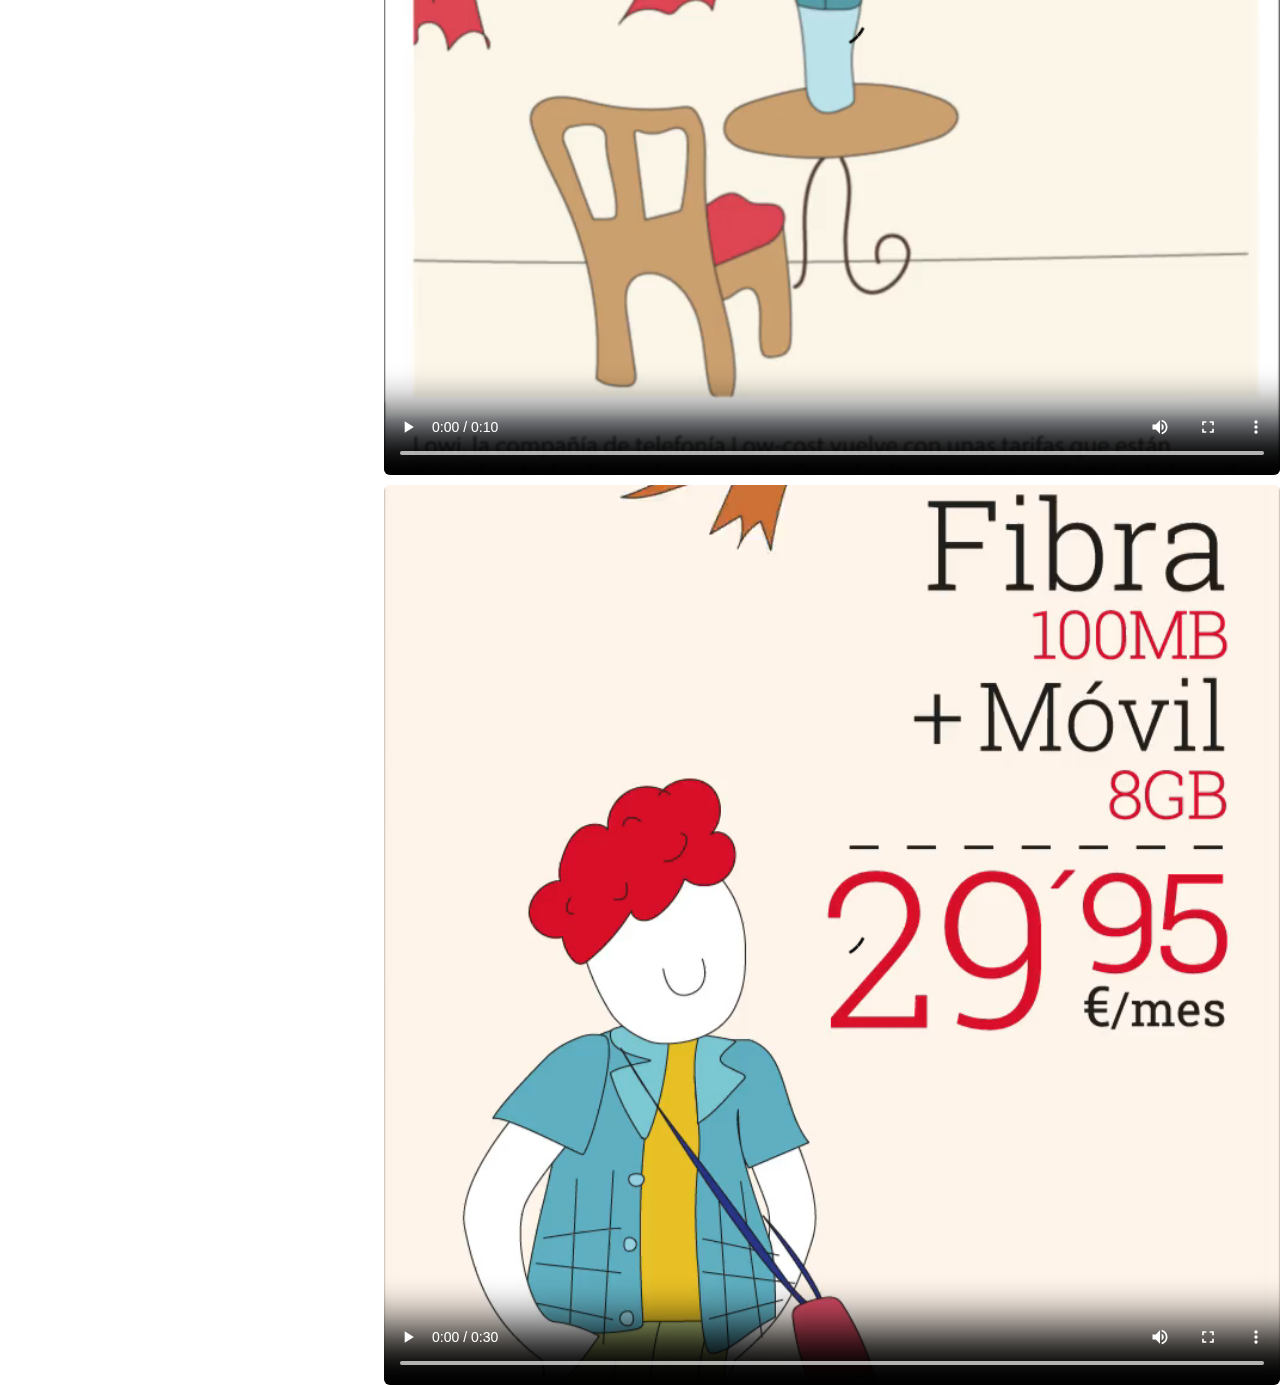
<file: lowi.html>
<!DOCTYPE html>
<html lang="es">

<head>
  <meta charset="UTF-8">
  <meta name="viewport" content="width=device-width, initial-scale=1.0">
  <meta name="robots" content="noindex, nofollow">
  <title>Lidertel para Vodafone y Lowi</title>
  <link rel="stylesheet" href="styles.css">
  <!-- Font Awesome CDN (versión gratuita) -->
  <link rel="stylesheet" href="https://cdnjs.cloudflare.com/ajax/libs/font-awesome/6.5.0/css/all.min.css"
    crossorigin="anonymous" referrerpolicy="no-referrer" />

</head>

<body>


  <a href="index.html" class="back-arrow" aria-label="Volver al inicio">
    <i class="fas fa-arrow-left"></i>
  </a>


  <main class="project2-container">
    <div class="project2-title">
      <h1>Lidertel para Vodafone y Lowi</h1>
      <p>
        Durante el año que estuve trabajando para Lidertel -comercializadora de Vodafone y Lowi en España- tuve la
        suerte de realizar diferentes proyectos tanto físicos, más orientados al retail como el concepto de las tiendas
        y
        sus escaparates; como digitales, más orientados a publicidad, anuncios web y animaciones para redes sociales.
        Fue una gran oportunidad de trabajar con grandes identidades visuales pero con muchísima libertad creativa y
        variedad de proyectos. Aquí os dejo un pequeño resumen de los bocetos concepto de las tiendas, ilustraciones
        para los vinilos de los escaparates, roll ups de publicidad y un par de animaciones para linkedin ;)
      </p>
    </div>
    <div class="project2-gallery">
      <img src="img/lowi5.webp" alt="Imagen 2 del Proyecto 1" class="lazy-img">
      <img src="img/lowi3.webp" alt="Imagen 3 del Proyecto 1" class="lazy-img">
      <img src="img/lowi4.webp" alt="Imagen 3 del Proyecto 1" class="lazy-img">
      <img src="img/lowi13.webp" alt="Imagen 2 del Proyecto 1" class="lazy-img">
      <div class="fila"><img src="img/lowi9.webp" alt="Imagen 3 del Proyecto 1" class="lazy-img"><img
          src="img/lowi12.webp" alt="Imagen 3 del Proyecto 1" class="lazy-img">
      </div>
      <div class="fila"><video src="img/lowi6.mp4" controls></video>
        <video src="img/lowi7.mp4" controls></video>
      </div>
    </div>
  </main>


</body>

</html>
</file>
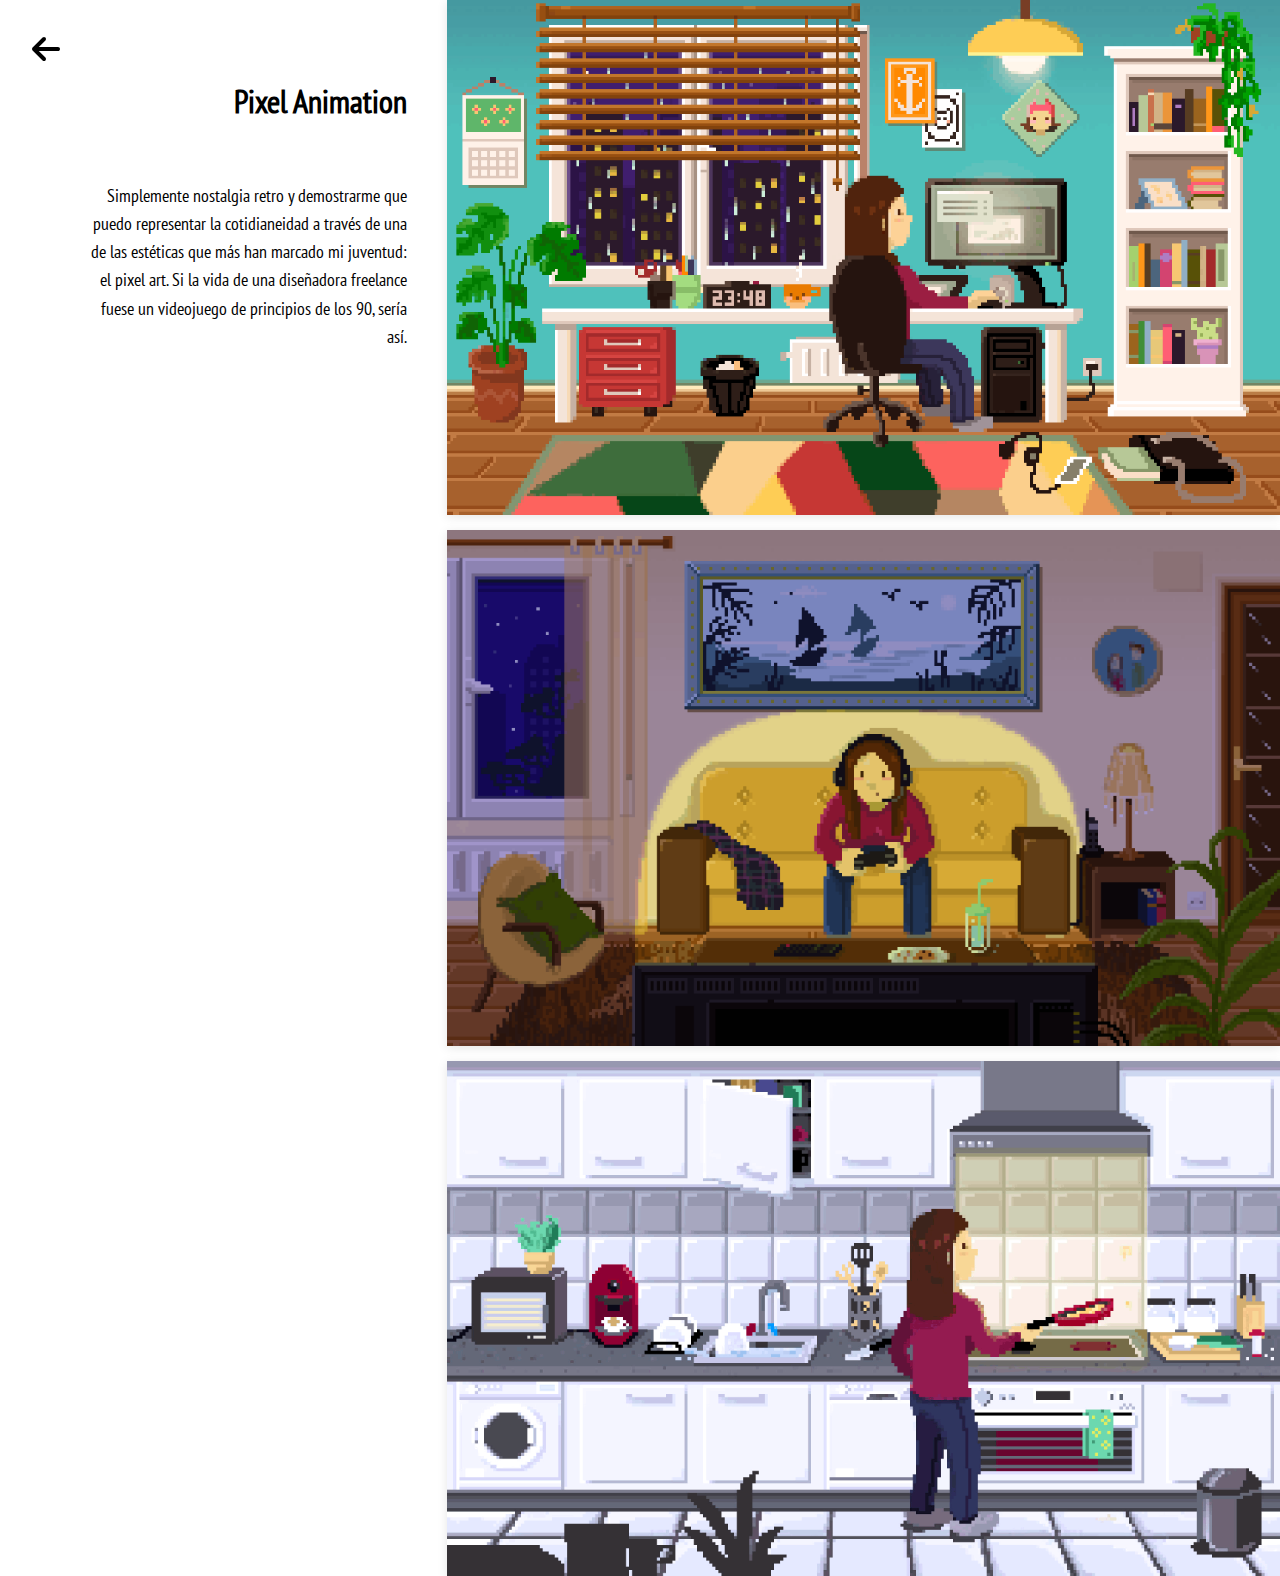
<file: pixel.html>
<!DOCTYPE html>
<html lang="es">

<head>
  <meta charset="UTF-8">
  <meta name="viewport" content="width=device-width, initial-scale=1.0">
  <meta name="robots" content="noindex, nofollow">
  <title>Pixel Animation</title>
  <link rel="stylesheet" href="styles.css">
  <!-- Font Awesome CDN (versión gratuita) -->
  <link rel="stylesheet" href="https://cdnjs.cloudflare.com/ajax/libs/font-awesome/6.5.0/css/all.min.css"
    integrity="sha512-..." crossorigin="anonymous" referrerpolicy="no-referrer" />

</head>

<body>


  <a href="index.html" class="back-arrow" aria-label="Volver al inicio">
    <i class="fas fa-arrow-left"></i>
  </a>


  <main class="project2-container">
    <div class="project2-title">
      <h1>Pixel Animation</h1>
      <p>
        Simplemente nostalgia retro y demostrarme que puedo representar la cotidianeidad a través de una de las estéticas que más
        han marcado mi juventud: el pixel art. Si la vida de una diseñadora freelance fuese un videojuego de principios de los 90, sería así. </p>
    </div>
    <div class="project2-gallery">
      <img src="img/pixel-lluvia.gif" alt="Imagen 1 del Proyecto 1" class="lazy-img">
      <img src="img/pixel-salon.gif" alt="Imagen 3 del Proyecto 1" class="lazy-img">
      <img src="img/pixel-cocina.gif" alt="Imagen 3 del Proyecto 1" class="lazy-img">
  </main>


</body>

</html>
</file>
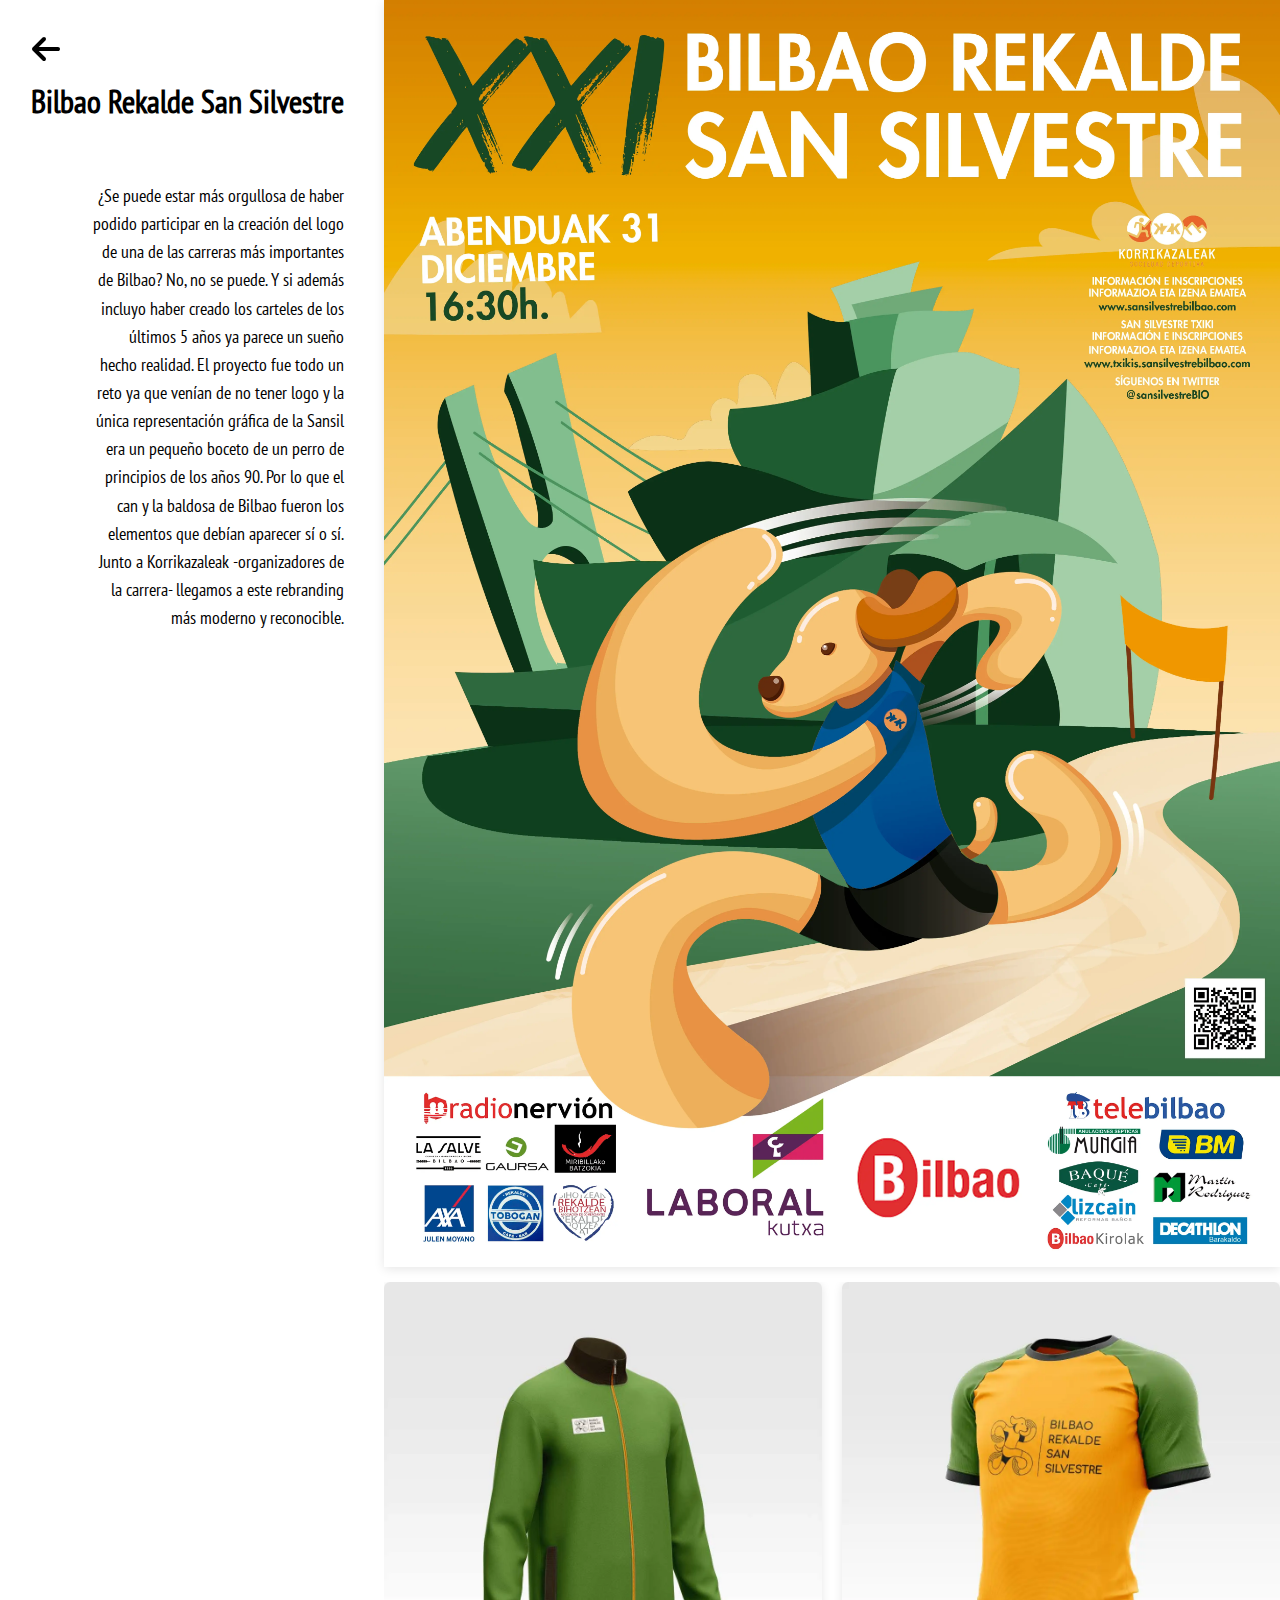
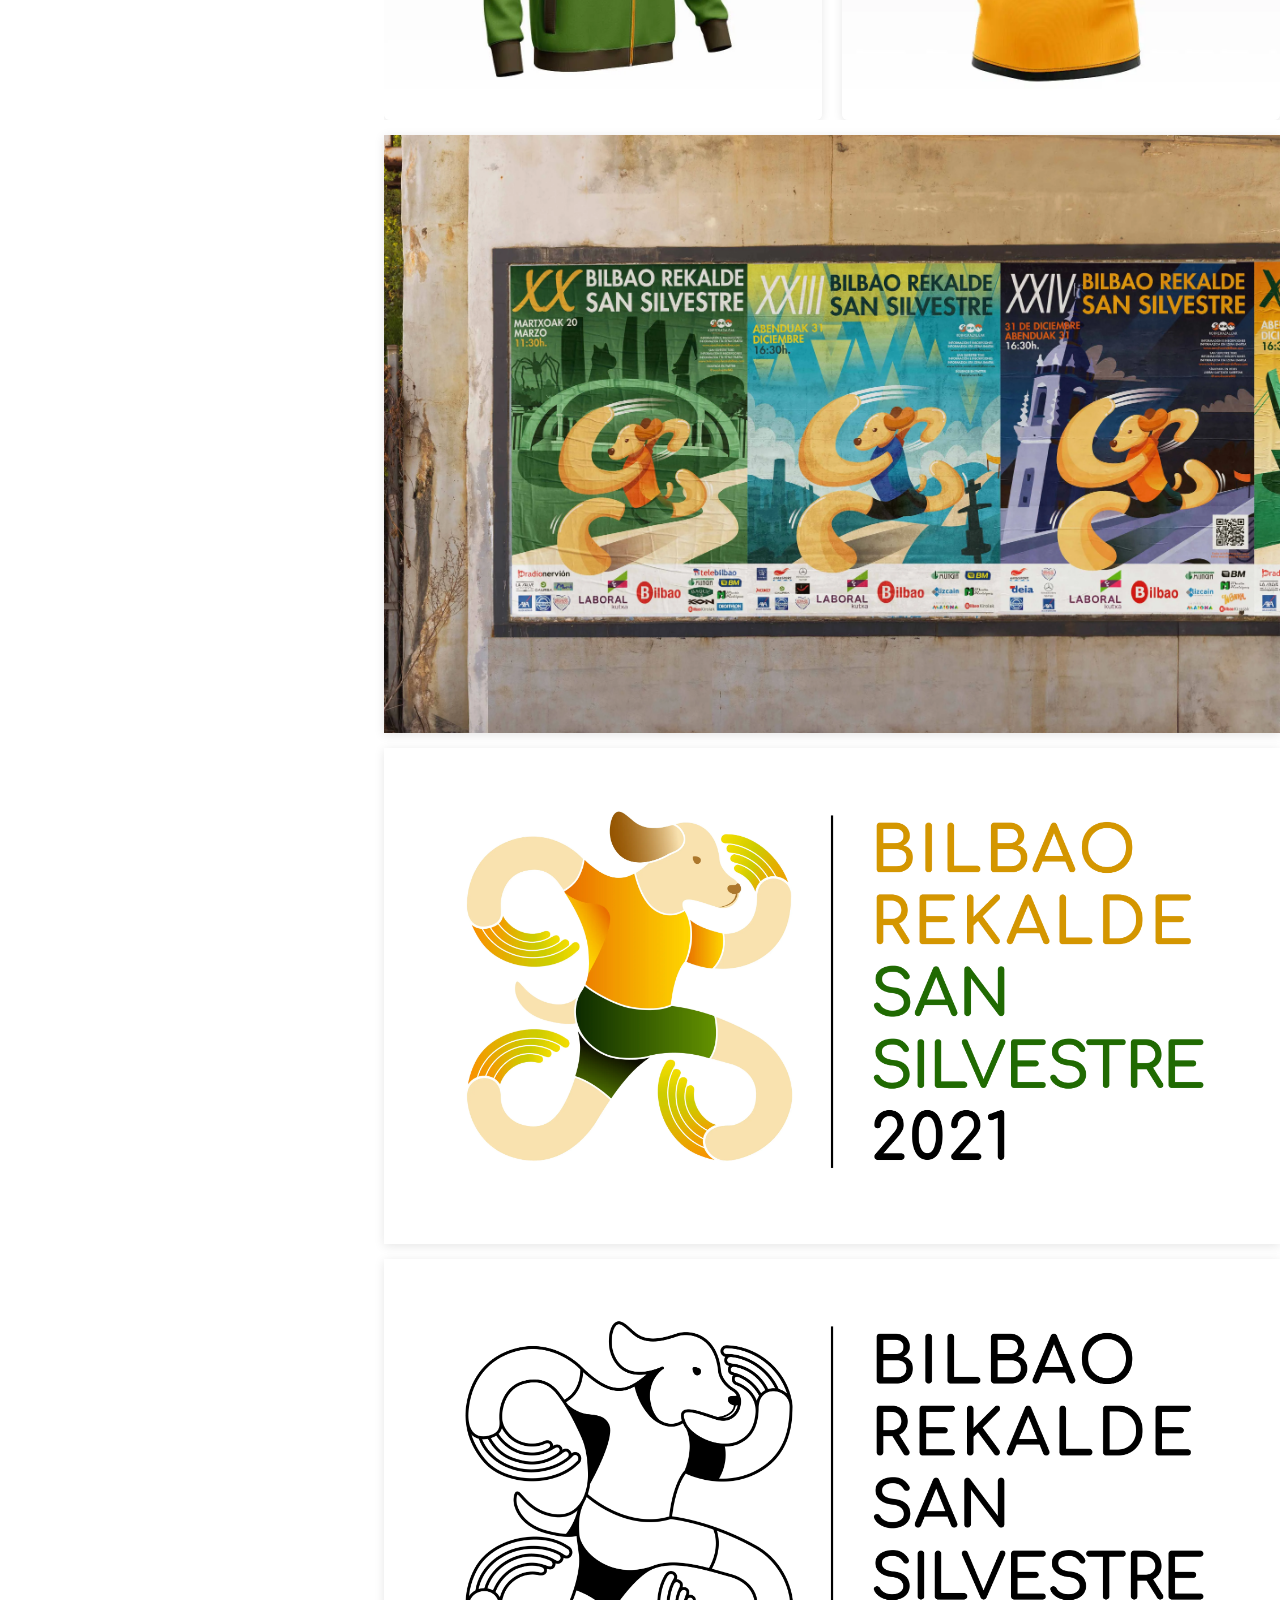
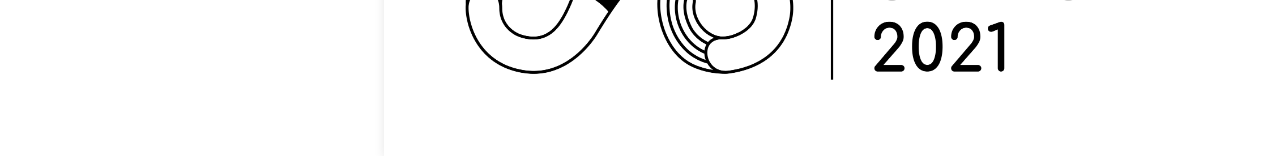
<file: sansil.html>
<!DOCTYPE html>
<html lang="es">

<head>
  <meta charset="UTF-8">
  <meta name="viewport" content="width=device-width, initial-scale=1.0">
  <meta name="robots" content="noindex, nofollow">
  <title>Bilbao Rekalde San Silvestre</title>
  <link rel="stylesheet" href="styles.css">
  <!-- Font Awesome CDN (versión gratuita) -->
  <link rel="stylesheet" href="https://cdnjs.cloudflare.com/ajax/libs/font-awesome/6.5.0/css/all.min.css"
    integrity="sha512-..." crossorigin="anonymous" referrerpolicy="no-referrer" />

</head>

<body>


  <a href="index.html" class="back-arrow" aria-label="Volver al inicio">
    <i class="fas fa-arrow-left"></i>
  </a>


  <main class="project2-container">
    <div class="project2-title">
      <h1>Bilbao Rekalde San Silvestre</h1>
      <p>
        ¿Se puede estar más orgullosa de haber podido participar en la creación del logo de una de las carreras más
        importantes de Bilbao?
        No, no se puede. Y si además incluyo haber creado los carteles de los últimos 5 años ya parece un sueño hecho
        realidad.
        El proyecto fue todo un reto ya que venían de no tener logo y la única representación gráfica de la Sansil era
        un pequeño boceto de un perro de principios de los años 90. Por lo que el can y la baldosa de Bilbao fueron
        los elementos que debían aparecer sí o sí. Junto a Korrikazaleak -organizadores de la carrera- llegamos a este
        rebranding más moderno y reconocible.
      </p>
    </div>
    <div class="project2-gallery">
      <img src="img/sansil6.webp" alt="Imagen 2 del Proyecto 1" class="lazy-img">
      <div class="fila-camis">
        <img src="img/sansil-jersey.webp" alt="Imagen 2 del Proyecto 1" class="lazy-img">
        <img src="img/sansil-cami.webp" alt="Imagen 3 del Proyecto 1" class="lazy-img">
      </div>
      <img src="img/sansil-posters.webp" alt="Imagen 2 del Proyecto 1" class="lazy-img">   
      <img src="img/sansil1.webp" alt="Imagen 2 del Proyecto 1" class="lazy-img">
      <img src="img/sansil2.webp" alt="Imagen 3 del Proyecto 1" class="lazy-img">

    </div>
  </main>


</body>

</html>
</file>
<file: styles.css>
/* Reset básico */
* {
  margin: 0;
  padding: 0;
  box-sizing: border-box;
}

@font-face {
    font-family: 'PT Sans Narrow';
    src: url('fonts/PTSans-Narrow.woff2') format('woff2'),
        url('fonts/PTSans-Narrow.woff') format('woff');
    font-weight: normal;
    font-style: normal;
    font-display: swap;
}

body, html {
  font-family: 'PT Sans Narrow', sans-serif;
  scroll-behavior: smooth;
}



/* Header con video */
.video-header {
  position: relative;
  height: 100vh;
  overflow: hidden;
}

.background-video {
  position: absolute;
  top: 0; left: 0;
  width: 100%;
  height: 100%;
  object-fit: cover;
  z-index: -1;
}

/* Menú flotante superior */
.nav {
  position: fixed;
  top: 20px;
  left: 20px;
  right: 20px;
  display: flex;
  justify-content: space-between;
  align-items: center;
  z-index: 10;
  font-size: large;
}

/* "maldigo" a la izquierda */
.nav-left {
  color: rgba(16, 2, 99, 0.808);
  padding: 10px 15px;
}

.nav a {
  text-decoration: none;
}

.nav-left:hover {
  color: rgba(38, 0, 255, 0.808);
}

/* Enlaces a la derecha */
.nav-right {
  list-style: none;
  display: flex;
  gap: 5px;
}

.nav-right a {
  text-decoration: none;
  color: rgba(16, 2, 99, 0.808);
  padding: 10px 15px;
  transition: background-color 0.3s;
}

.nav-right a:hover {
  color: rgba(38, 0, 255, 0.808);
}


/* Portfolio Grid */
.portfolio-grid {
  display: grid;
  grid-template-columns: repeat(3, 1fr);
  gap: 15px;
  padding: 60px 20px;
  background: #ffffff;
}

.grid-item {
  position: relative;
  overflow: hidden;
  aspect-ratio: 1 / 1;
}

.grid-item img {
  width: 100%;
  height: 100%;
  object-fit: cover;
  display: block;
}

.overlay {
  position: absolute;
  top: 0; left: 0;
  width: 100%;
  height: 100%;
  background: rgba(0,0,0,0.5);
  color: white;
  display: flex;
  align-items: center;
  justify-content: center;
  font-size: 1.2rem;
  opacity: 0;
  transition: opacity 0.3s;
}

.grid-item:hover .overlay {
  opacity: 1;
}

/* Footer */
footer {
  background: #222;
  color: white;
  text-align: center;
  padding: 30px 10px;
}

footer a {
  color: #ffcc00;
  text-decoration: none;
}

/* Responsive INDEX */
@media (max-width: 768px) {
  .portfolio-grid {
    grid-template-columns: repeat(2, 1fr);
  }

  .video-header {
    height: 70vh;
    margin-top: 50px;
  }
}

@media (max-width: 480px) {
  .portfolio-grid {
    grid-template-columns: 1fr;
  }

  .menu {
    flex-direction: column;
    top: 10px;
    right: 10px;
    gap: 10px;
  }
}

/* Estilo para páginas de proyecto */
.project-container {
  display: flex;
  flex-direction: column;
  gap: 20px;
}

.project-container h1 {
  max-width: 1200px;
  font-size: 2rem;
  margin-top: 40px;
  padding: 0px 5px 0px 200px;
  text-align: left;
}

.project-container p {
  max-width: 1200px;
  margin-top: 20px;
  padding: 0px 5px 0px 200px;
  font-size: 1.1rem;
  line-height: 1.6;
  text-align: left;
}

.project-gallery {
  display: flex;
  flex-direction: column;
  gap: 15px;
}

.project-gallery img {
  width: 100%;
  height: auto;
  box-shadow: 0 2px 10px rgba(0,0,0,0.1);
}

.back-arrow {
  position: fixed;
  top: 20px;
  left: 20px;
  font-size: 2rem;
  color: rgb(0, 0, 0);
  text-decoration: none;
  padding: 8px 12px;
  z-index: 20;
}

.back-arrow:hover {
  color: rgba(38, 0, 255, 0.808);
}



/* Responsive PAGINA PROYECTO1 */
@media (max-width: 600px) {
  .project-container h1 {
    text-align: right;
    padding: 40px 20px 0px 20px;
  }

   .project-container P {
    text-align: right;
    padding: 10px 20px 20px 70px;
   }
}


/* Estilo para páginas de plantilla2 */
.project2-container {
  display: flex;
  /*flex-direction: column;*/
  gap: 20px;
}

.project2-title {
  display: flex;
  flex-direction: column;
}

.project2-container h1 {
  max-width: 100%;
  margin-top: 10px;
  padding: 70px 20px 20px 20px;
  font-size: 2rem;
  margin-bottom: 10px;
  text-align: right;
}

.project2-container p {
  max-width: 1200px;
  margin: 10px auto auto 70px;
  padding: 20px;
  font-size: 1.1rem;
  line-height: 1.6;
  text-align: right;
}

.project2-gallery {
  display: flex;
  flex-direction: column;
  gap: 15px;
  max-width: 70%;
  justify-content: flex-end;
}

.project2-gallery img {
  width: 100%;
  height: auto;
  box-shadow: 0 2px 10px rgba(0,0,0,0.1);
}

.fila {
  display: flex;
  flex-direction: row;
  flex-wrap: wrap;
  gap: 10px;
  width: 100%;
}

.fila video {
  flex: 1 1 45%;     /* dos por fila */
  height: 100vh;     /* ocupa toda la altura visible */
  object-fit: cover; /* mantiene proporción y recorta si es necesario */
  width: 100%;       /* ocupa el ancho de su contenedor flex */
  max-width: 100%;    /* asegura que 2 videos quepan por fila */
  border-radius: 6px; /* opcional */
}

.fila img {
 flex: 0 1 40%;     /* dos imágenes por fila */
  width: 100%;
  height: auto;
  object-fit: cover; /* o contain si prefieres no recortar */
}

.fila-sansil {
  display: flex;
  flex-wrap: wrap;        /* Permite que las imágenes pasen a otra fila */
  gap: 10px;              /* Espacio entre imágenes */
  justify-content: center;
  align-items: flex-start;
  max-width: 100%;
}

.fila-sansil img{
  flex: 0 1 calc(10% - 10px); /* 🔹 3 imágenes por fila (resta el gap) */
  max-height: 60vh;  
  height: auto;             /* No ocupan más del 80% de la altura visible */
  width: 100%;
  object-fit: cover;              /* Se recortan sin deformarse */
  display: block;
}

.fila-camis {
  display: flex;
  flex-direction: row;
  flex-wrap: wrap;       /* permite que pasen a otra línea si no caben */
  justify-content: space-between;
  gap: 10px;
  width: 100%;
  overflow-x: hidden;    /* evita scroll horizontal */
  box-sizing: border-box;
}

.fila-camis img {
  flex: 1 1 calc(50% - 10px); /* dos por fila, restando el gap */
  max-width: calc(50% - 10px); /* asegura que no se pasen de la mitad */
  width: 100%;
  height: auto;
  object-fit: cover;
  border-radius: 6px;
  display: block;        /* evita espacios en línea entre imágenes */
}


/* Responsive PAGINA plantilla2 */

@media (max-width: 600px){

.project2-container h1 {
  margin: 0px;
}

.project2-container{
  flex-direction: column;
}

.project2-gallery{
  max-width: 100% !important;
  justify-content: center;

}

.project2-gallery img{
  box-shadow: none;
}

.fila {
    flex-direction: column; /* una en cada columna */
    width: 100%;
  }

  .fila video {
    width: 100%;
    height: auto; /* evita ocupar toda la altura */
    object-fit: contain;
  }

  .fila-sansil {
    flex-direction: column;  /* Cada imagen en columna */
    align-items: center;
  }

  .fila-sansil img {
    width: 100%;        /* Ocupa todo el ancho del móvil */
    max-height: none;   /* Se ajusta al ancho, no a la altura */
  }

  .fila-camis {
    flex-direction: column; /* apila las imágenes */
  }

  .fila-camis img {
    flex: 1 1 100%;
    width: 100%;
    max-width: calc(100%);
  }

}
</file>
